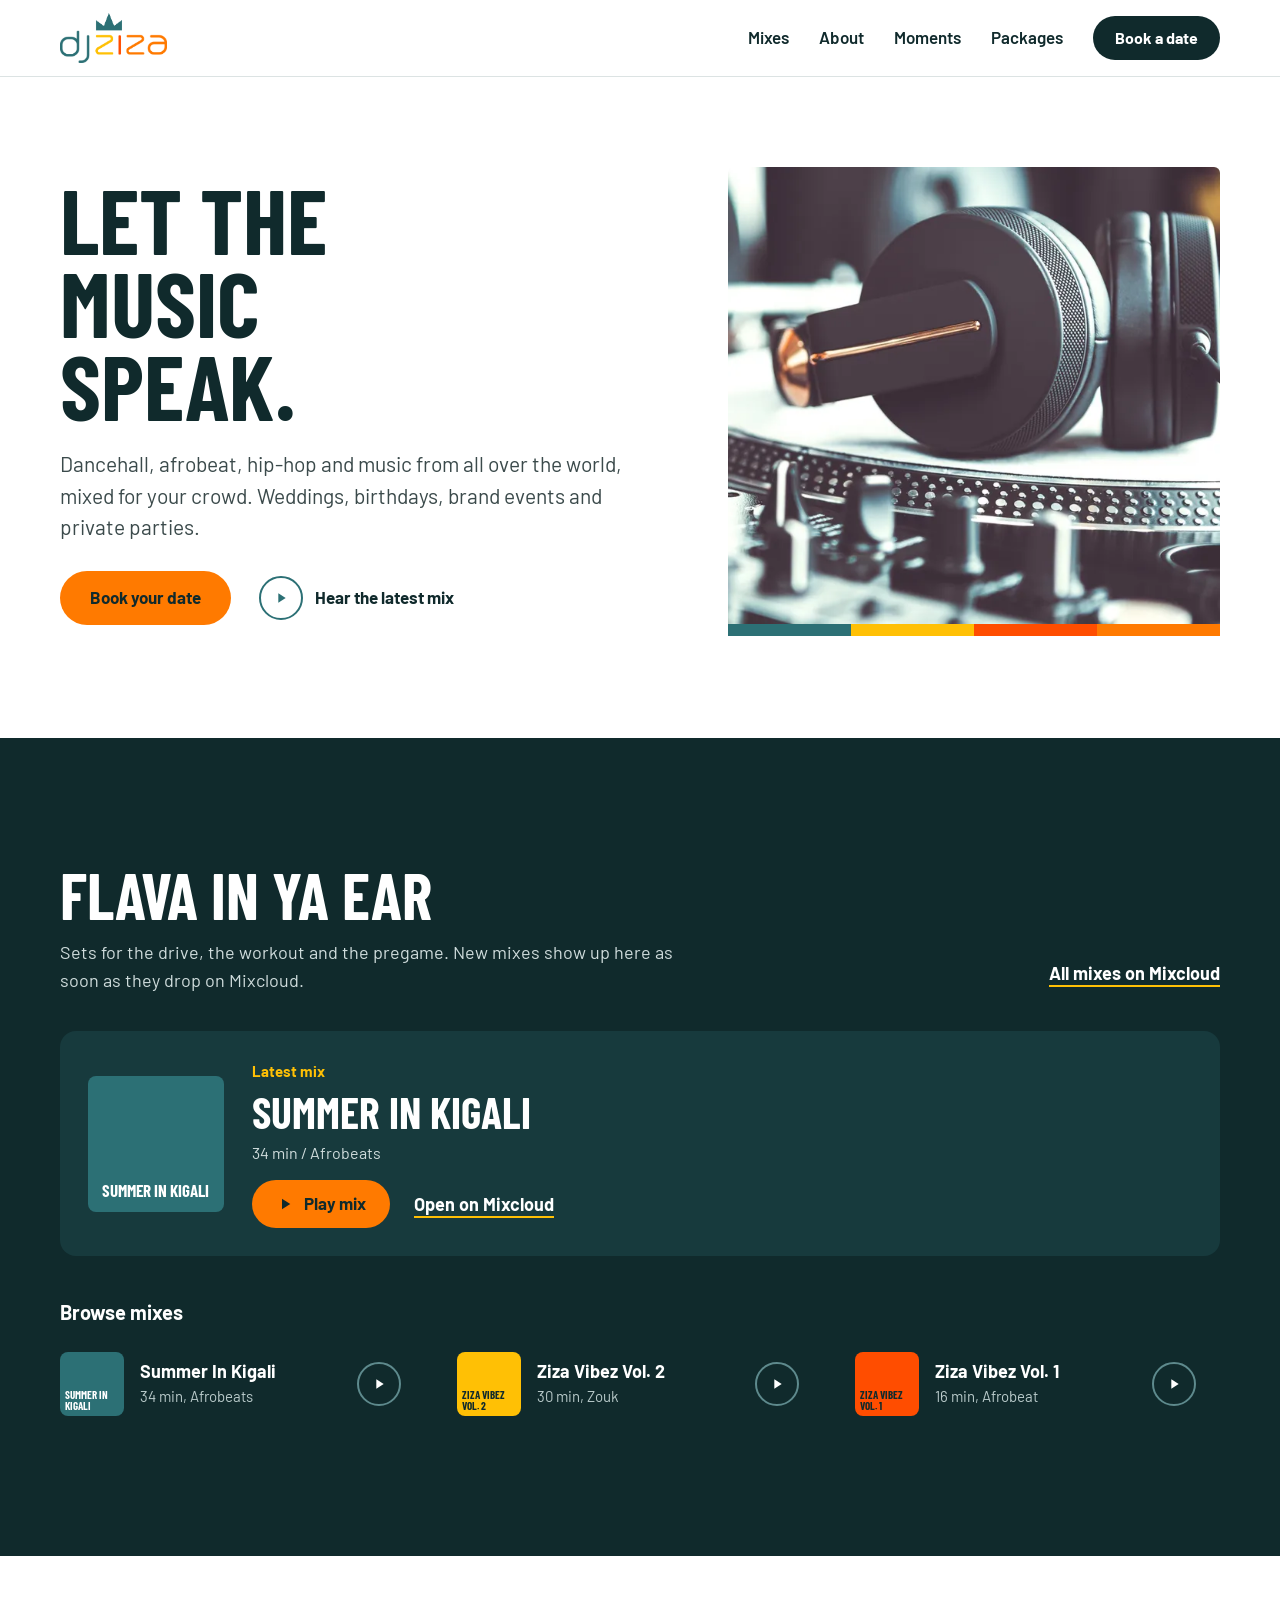
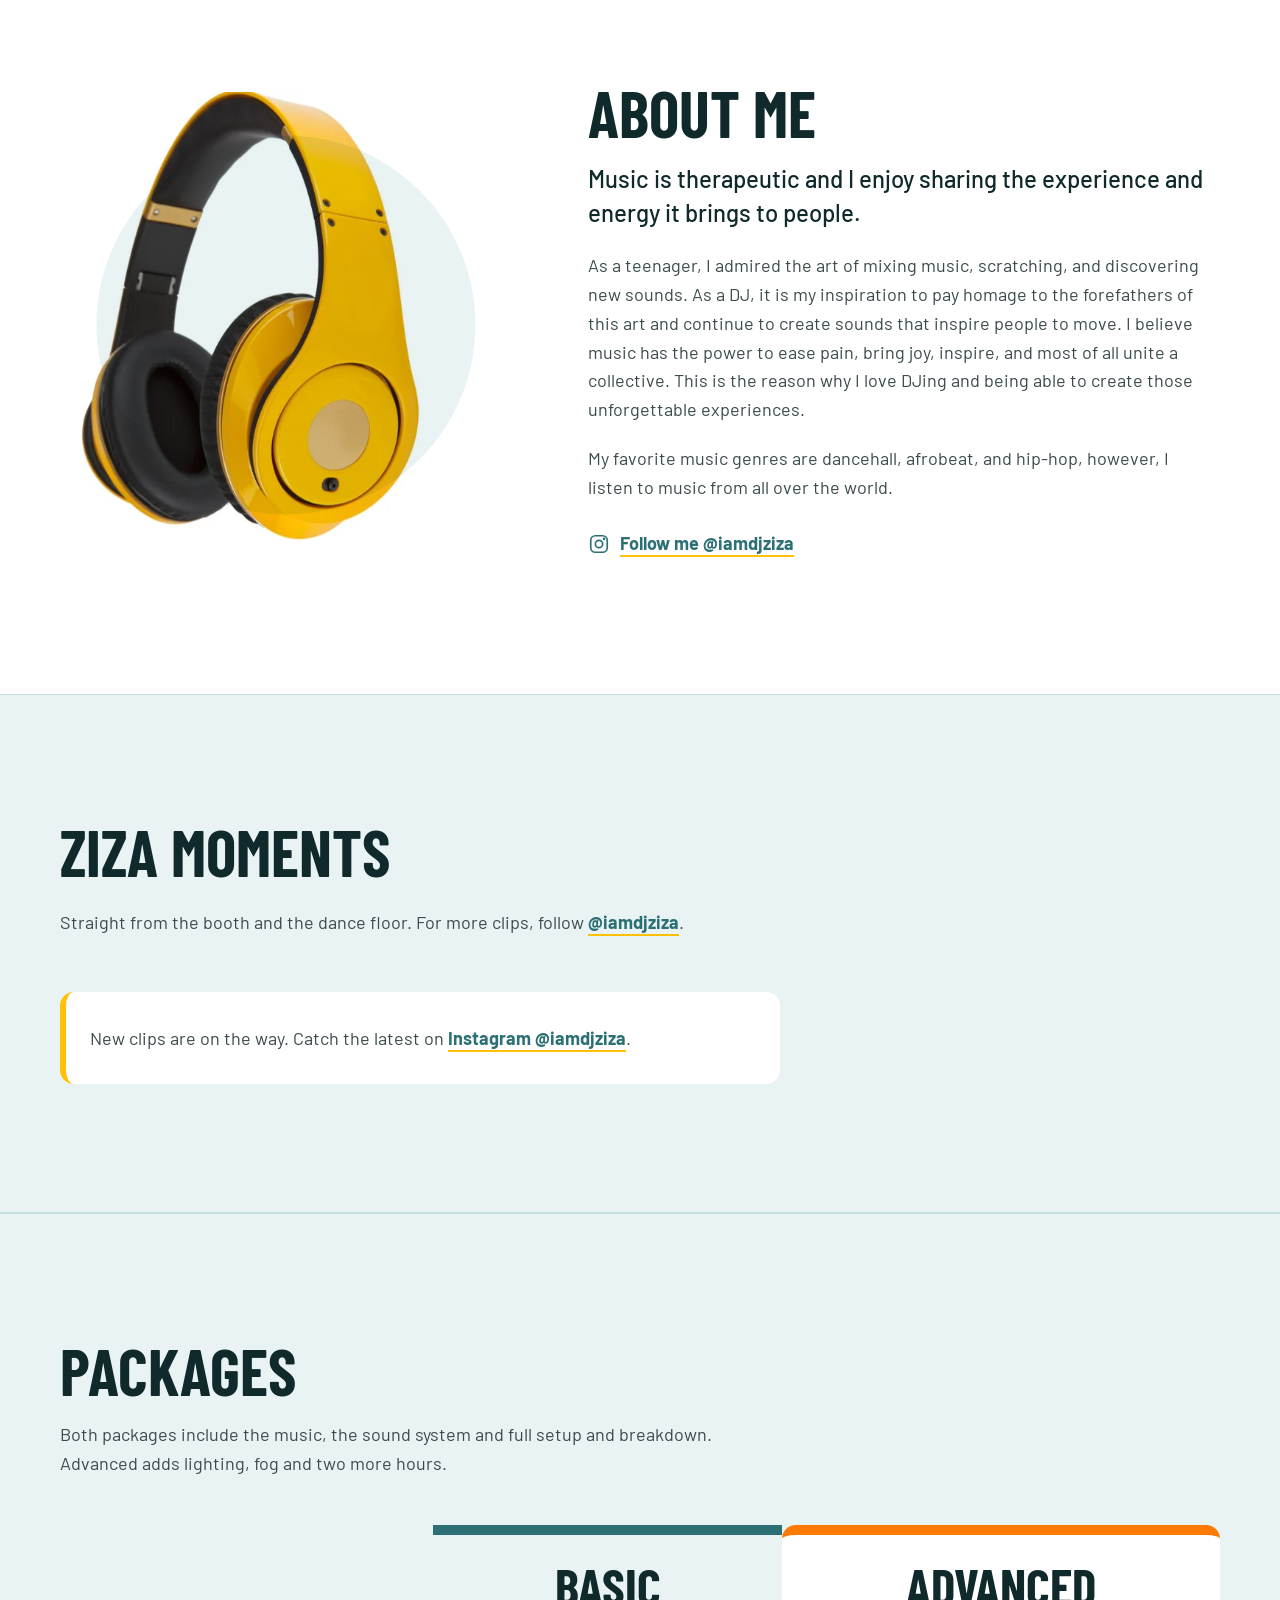
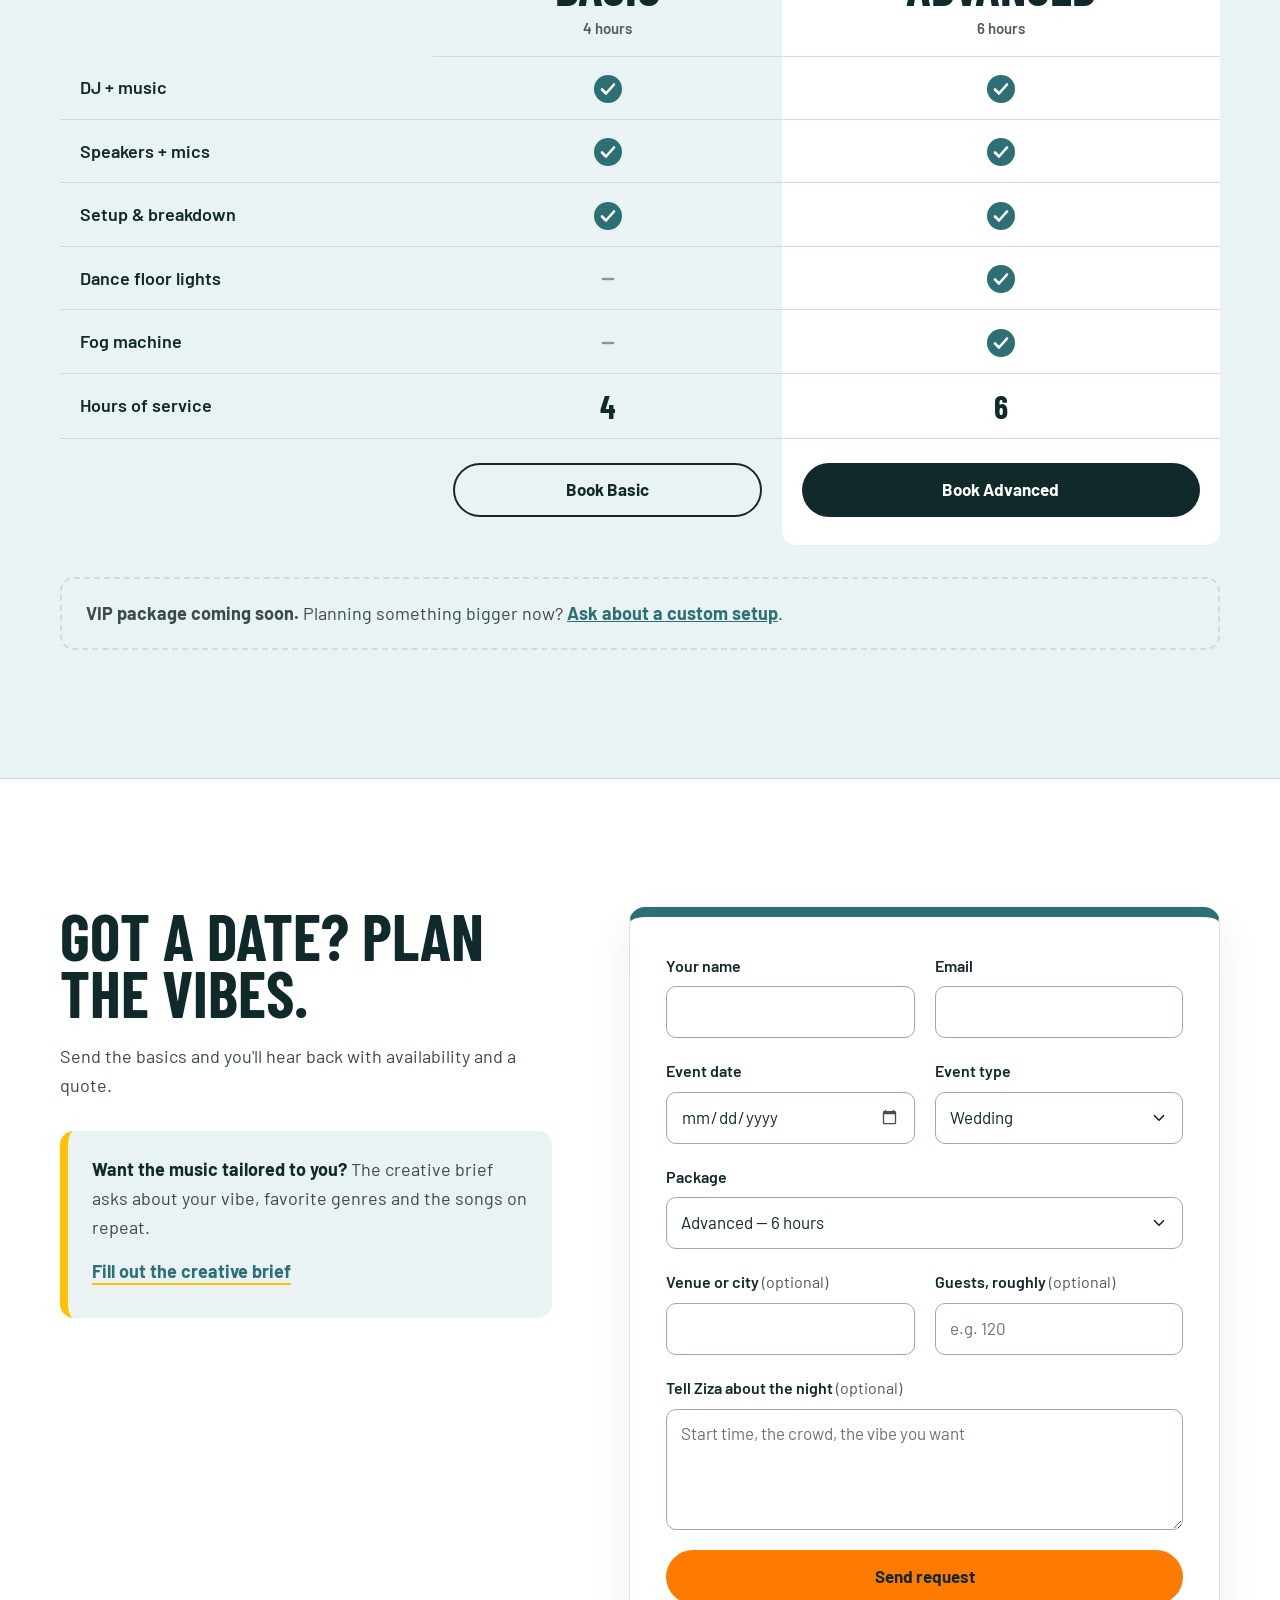
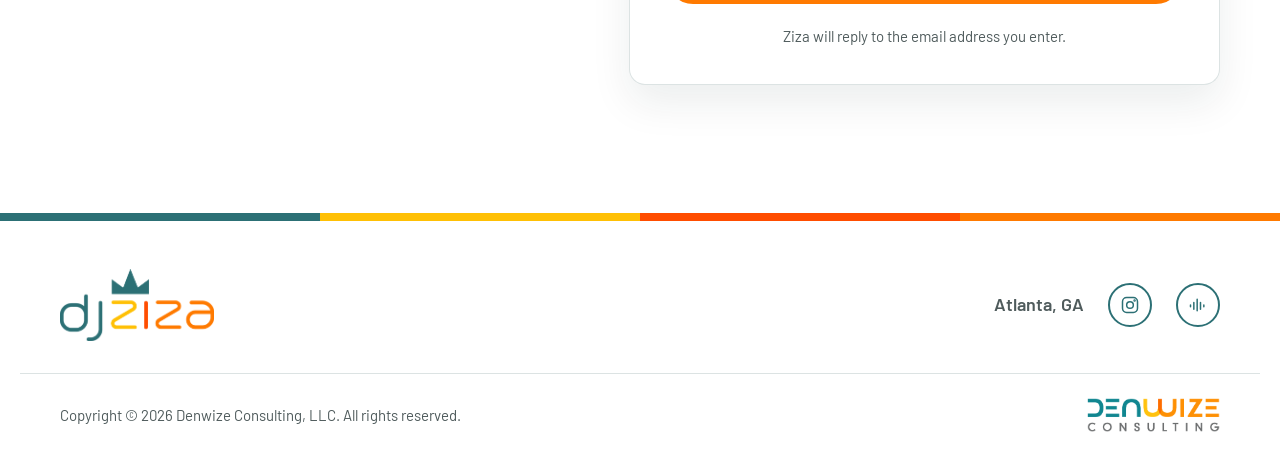
<file: index.html>
<!doctype html>
<html lang="en">
<head>
  <meta charset="utf-8">
  <meta name="viewport" content="width=device-width, initial-scale=1">
  <title>DJ Ziza — Atlanta Open-Format DJ</title>
  <meta name="description" content="DJ Ziza is an Atlanta open-format DJ for weddings, birthdays, brand events and private parties: dancehall, afrobeat, hip-hop and music from all over the world. Compare packages and book your date.">
  <link rel="canonical" href="https://www.djziza.com/">
  <meta name="theme-color" content="#2C7075">
  <meta property="og:type" content="website">
  <meta property="og:url" content="https://www.djziza.com/">
  <meta property="og:title" content="DJ Ziza — Let the music speak">
  <meta property="og:description" content="Atlanta open-format DJ. Book DJ Ziza for your next event.">
  <meta property="og:image" content="https://www.djziza.com/assets/img/og-image.jpg">
  <meta property="og:image:width" content="1200">
  <meta property="og:image:height" content="630">
  <meta property="og:site_name" content="DJ Ziza">
  <meta property="og:locale" content="en_US">
  <meta name="twitter:card" content="summary_large_image">
  <meta name="twitter:title" content="DJ Ziza — Let the music speak">
  <meta name="twitter:description" content="Atlanta open-format DJ. Book DJ Ziza for your next event.">
  <meta name="twitter:image" content="https://www.djziza.com/assets/img/og-image.jpg">
  <link rel="icon" href="/favicon.ico" sizes="any">
  <link rel="icon" type="image/png" sizes="32x32" href="/favicon-32.png">
  <link rel="apple-touch-icon" href="/apple-touch-icon.png">
  <link rel="manifest" href="/site.webmanifest">
  <link rel="preconnect" href="https://fonts.googleapis.com">
  <link rel="preconnect" href="https://fonts.gstatic.com" crossorigin>
  <link rel="stylesheet" href="https://fonts.googleapis.com/css2?family=Barlow+Condensed:wght@600;700&family=Barlow:wght@400;500;600;700&display=swap">
  <link rel="stylesheet" href="/assets/css/site.css?v=20261012b">
  <script type="application/ld+json">
  {
    "@context": "https://schema.org",
    "@type": "EntertainmentBusiness",
    "name": "DJ Ziza",
    "url": "https://www.djziza.com/",
    "image": "https://www.djziza.com/assets/img/og-image.jpg",
    "logo": "https://www.djziza.com/assets/img/djziza-logo.png",
    "address": { "@type": "PostalAddress", "addressLocality": "Atlanta", "addressRegion": "GA", "addressCountry": "US" },
    "areaServed": "Atlanta, GA",
    "description": "Open-format DJ in Atlanta, GA, for weddings, birthdays, brand events and private parties.",
    "sameAs": ["https://www.instagram.com/iamdjziza/", "https://www.mixcloud.com/djziza/"],
    "parentOrganization": { "@type": "Organization", "name": "Denwize Consulting, LLC" }
  }
  </script>
</head>
<body>
  <a class="skip-link" href="#main">Skip to content</a>

  <header class="site-header">
    <div class="wrap header-inner">
      <a class="brand" href="/" aria-label="DJ Ziza home">
        <picture>
          <source srcset="/assets/img/djziza-logo.webp" type="image/webp">
          <img src="/assets/img/djziza-logo.png" alt="DJ Ziza" width="643" height="301">
        </picture>
      </a>
      <button class="nav-toggle" type="button" aria-expanded="false" aria-controls="site-nav">
        <span class="nav-toggle-bars" aria-hidden="true"></span>
        <span class="visually-hidden">Menu</span>
      </button>
      <nav id="site-nav" class="site-nav" aria-label="Main">
        <a href="#mix">Mixes</a>
        <a href="#about">About</a>
        <a href="#moments">Moments</a>
        <a href="#packages">Packages</a>
        <a class="btn btn-ink btn-sm" href="#book">Book a date</a>
      </nav>
    </div>
  </header>

  <main id="main" tabindex="-1">
    <section class="hero" aria-labelledby="hero-title">
      <div class="wrap hero-grid">
        <div class="hero-copy">
          <h1 id="hero-title" class="display hero-title">Let the music speak.</h1>
          <p class="hero-lead">Dancehall, afrobeat, hip-hop and music from all over the world, mixed for your crowd. Weddings, birthdays, brand events and private parties.</p>
          <div class="actions">
            <a class="btn btn-primary" href="#book">Book your date</a>
            <a class="play-link" href="#mix">
              <span class="play-dot" aria-hidden="true"><svg width="16" height="16" viewBox="0 0 24 24" fill="currentColor"><path d="M8 5v14l11-7z"/></svg></span>
              Hear the latest mix
            </a>
          </div>
        </div>
        <figure class="hero-photo">
          <picture>
            <source type="image/webp" srcset="/assets/img/booth-640.webp 640w, /assets/img/booth-1000.webp 1000w" sizes="(max-width: 860px) 100vw, 50vw">
            <img src="/assets/img/booth-1000.jpg" srcset="/assets/img/booth-640.jpg 640w, /assets/img/booth-1000.jpg 1000w" sizes="(max-width: 860px) 100vw, 50vw" alt="Headphones resting on a turntable in the booth" width="1000" height="928" fetchpriority="high">
          </picture>
        </figure>
      </div>
    </section>

    <section id="mix" class="section mixes" aria-labelledby="mix-title">
      <div class="wrap">
        <div class="mixes-head">
          <div class="mixes-intro">
            <h2 id="mix-title" class="display h2">Flava in ya ear</h2>
            <p>Sets for the drive, the workout and the pregame. New mixes show up here as soon as they drop on Mixcloud.</p>
          </div>
          <a class="text-link text-link-light" href="https://www.mixcloud.com/djziza/" rel="noopener" target="_blank">All mixes on Mixcloud</a>
        </div>

        <p class="visually-hidden" id="mix-status" aria-live="polite"></p>
        <article class="mix-featured" id="mix-featured" aria-label="Featured mix">
          <div class="mix-cover" data-role="cover">
            <span class="mix-tile tile-0">Summer In Kigali</span>
          </div>
          <div class="mix-info">
            <p class="mix-label" data-role="label">Latest mix</p>
            <h3 class="display mix-name" data-role="name">Summer In Kigali</h3>
            <p class="mix-meta" data-role="meta"></p>
            <div class="mix-actions">
              <button class="btn btn-primary" type="button" data-role="play" data-key="/djziza/summer-in-kigali/">
                <svg width="18" height="18" viewBox="0 0 24 24" fill="currentColor" aria-hidden="true"><path d="M8 5v14l11-7z"/></svg>
                Play mix
              </button>
              <a class="text-link text-link-light" data-role="link" href="https://www.mixcloud.com/djziza/summer-in-kigali/" rel="noopener" target="_blank">Open on Mixcloud</a>
            </div>
          </div>
          <div class="mix-player" data-role="player" hidden></div>
        </article>

        <div class="mix-more" id="mix-more" hidden>
          <h3 class="mix-more-title">Browse mixes</h3>
          <ul class="mix-grid" id="mix-list"></ul>
        </div>
      </div>
    </section>

    <section id="about" class="section about" aria-labelledby="about-title">
      <div class="wrap about-grid">
        <div class="about-art">
          <picture>
            <source srcset="/assets/img/headphones.webp" type="image/webp">
            <img src="/assets/img/headphones.jpg" alt="" width="516" height="633" loading="lazy">
          </picture>
        </div>
        <div class="about-copy">
          <h2 id="about-title" class="display h2">About me</h2>
          <p class="lead">Music is therapeutic and I enjoy sharing the experience and energy it brings to people.</p>
          <p>As a teenager, I admired the art of mixing music, scratching, and discovering new sounds. As a DJ, it is my inspiration to pay homage to the forefathers of this art and continue to create sounds that inspire people to move. I believe music has the power to ease pain, bring joy, inspire, and most of all unite a collective. This is the reason why I love DJing and being able to create those unforgettable experiences.</p>
          <p>My favorite music genres are dancehall, afrobeat, and hip-hop, however, I listen to music from all over the world.</p>
          <a class="text-link" href="https://www.instagram.com/iamdjziza/" rel="noopener" target="_blank">
            <svg width="22" height="22" viewBox="0 0 24 24" fill="none" stroke="currentColor" stroke-width="1.8" stroke-linecap="round" stroke-linejoin="round" aria-hidden="true"><rect x="3" y="3" width="18" height="18" rx="5"/><circle cx="12" cy="12" r="4"/><circle cx="17.5" cy="6.5" r="0.6"/></svg>
            Follow me @iamdjziza
          </a>
        </div>
      </div>
    </section>

    <section id="moments" class="section moments" aria-labelledby="moments-title">
      <div class="wrap">
        <div class="section-intro">
          <h2 id="moments-title" class="display h2">Ziza moments</h2>
          <p>Straight from the booth and the dance floor. For more clips, follow <a class="text-link" href="https://www.instagram.com/iamdjziza/" rel="noopener" target="_blank">@iamdjziza</a>.</p>
        </div>
        <ul class="moments-grid is-single" id="moments-grid">
          <li class="moments-note">Loading event clips…</li>
        </ul>
      </div>
    </section>

    <section id="packages" class="section packages" aria-labelledby="packages-title">
      <div class="wrap">
        <div class="section-intro">
          <h2 id="packages-title" class="display h2">Packages</h2>
          <p>Both packages include the music, the sound system and full setup and breakdown. Advanced adds lighting, fog and two more hours.</p>
        </div>

        <div class="compare-scroll">
          <table class="compare">
            <caption class="visually-hidden">What's included in each package</caption>
            <colgroup><col><col><col class="col-featured"></colgroup>
            <thead>
              <tr>
                <td></td>
                <th scope="col"><span class="display plan">Basic</span><span class="plan-hours">4 hours</span></th>
                <th scope="col" class="featured"><span class="display plan">Advanced</span><span class="plan-hours">6 hours</span></th>
              </tr>
            </thead>
            <tbody>
              <tr><th scope="row">DJ + music</th><td><span class="yes" role="img" aria-label="Included"></span></td><td class="featured"><span class="yes" role="img" aria-label="Included"></span></td></tr>
              <tr><th scope="row">Speakers + mics</th><td><span class="yes" role="img" aria-label="Included"></span></td><td class="featured"><span class="yes" role="img" aria-label="Included"></span></td></tr>
              <tr><th scope="row">Setup &amp; breakdown</th><td><span class="yes" role="img" aria-label="Included"></span></td><td class="featured"><span class="yes" role="img" aria-label="Included"></span></td></tr>
              <tr><th scope="row">Dance floor lights</th><td><span class="no" role="img" aria-label="Not included"></span></td><td class="featured"><span class="yes" role="img" aria-label="Included"></span></td></tr>
              <tr><th scope="row">Fog machine</th><td><span class="no" role="img" aria-label="Not included"></span></td><td class="featured"><span class="yes" role="img" aria-label="Included"></span></td></tr>
              <tr><th scope="row">Hours of service</th><td class="hours">4</td><td class="featured hours">6</td></tr>
            </tbody>
            <tfoot>
              <tr>
                <td></td>
                <td><a class="btn btn-outline btn-block" href="#book" data-package="basic">Book Basic</a></td>
                <td class="featured"><a class="btn btn-ink btn-block" href="#book" data-package="advanced">Book Advanced</a></td>
              </tr>
            </tfoot>
          </table>
        </div>

        <p class="vip-note"><strong>VIP package coming soon.</strong> Planning something bigger now? <a href="#book" data-package="custom">Ask about a custom setup</a>.</p>
      </div>
    </section>

    <section id="book" class="section book" aria-labelledby="book-title">
      <div class="wrap book-grid">
        <div class="book-copy">
          <h2 id="book-title" class="display h2">Got a date? Plan the vibes.</h2>
          <p>Send the basics and you'll hear back with availability and a quote.</p>
          <div class="brief-callout">
            <p><strong>Want the music tailored to you?</strong> The creative brief asks about your vibe, favorite genres and the songs on repeat.</p>
            <a class="text-link" href="/creative-brief.html">Fill out the creative brief</a>
          </div>
        </div>

        <form id="booking-form" class="card-form" novalidate>
          <div class="form-done" tabindex="-1" hidden aria-live="polite"></div>
          <div class="field-row">
            <div class="field">
              <label for="f-name">Your name</label>
              <input id="f-name" name="name" type="text" autocomplete="name" maxlength="120" required>
            </div>
            <div class="field">
              <label for="f-email">Email</label>
              <input id="f-email" name="email" type="email" autocomplete="email" maxlength="200" required>
            </div>
          </div>
          <div class="field-row">
            <div class="field">
              <label for="f-date">Event date</label>
              <input id="f-date" name="date" type="date" required>
            </div>
            <div class="field">
              <label for="f-type">Event type</label>
              <select id="f-type" name="type">
                <option>Wedding</option>
                <option>Birthday</option>
                <option>Corporate / brand event</option>
                <option>Private party</option>
                <option>Other</option>
              </select>
            </div>
          </div>
          <div class="field">
            <label for="f-package">Package</label>
            <select id="f-package" name="package">
              <option value="basic">Basic — 4 hours</option>
              <option value="advanced" selected>Advanced — 6 hours</option>
              <option value="custom">Custom / not sure yet</option>
            </select>
          </div>
          <div class="field-row">
            <div class="field">
              <label for="f-venue">Venue or city <span class="optional">(optional)</span></label>
              <input id="f-venue" name="venue" type="text" autocomplete="off" maxlength="120">
            </div>
            <div class="field">
              <label for="f-guests">Guests, roughly <span class="optional">(optional)</span></label>
              <input id="f-guests" name="guests" type="text" inputmode="numeric" maxlength="20" placeholder="e.g. 120">
            </div>
          </div>
          <div class="field">
            <label for="f-details">Tell Ziza about the night <span class="optional">(optional)</span></label>
            <textarea id="f-details" name="details" rows="4" maxlength="4000" placeholder="Start time, the crowd, the vibe you want"></textarea>
          </div>
          <div class="hp" aria-hidden="true">
            <label for="f-company">Company</label>
            <input id="f-company" name="company" type="text" tabindex="-1" autocomplete="off">
          </div>
          <noscript><p class="form-error">This form needs JavaScript. You can email <a href="mailto:djziza@denwize.com">djziza@denwize.com</a> instead.</p></noscript>
          <p class="form-error" role="alert" hidden></p>
          <button class="btn btn-primary btn-block" type="submit">Send request</button>
          <p class="small center form-hint">Ziza will reply to the email address you enter.</p>
        </form>
      </div>
    </section>
  </main>

  <footer class="site-footer">
    <div class="stripe" aria-hidden="true"><span></span><span></span><span></span><span></span></div>
    <div class="wrap footer-top">
      <img class="footer-logo" src="/assets/img/djziza-logo.png" alt="DJ Ziza" width="643" height="301" loading="lazy">
      <div class="footer-contact">
        <span>Atlanta, GA</span>
        <a class="icon-link" href="https://www.instagram.com/iamdjziza/" rel="noopener" target="_blank" aria-label="DJ Ziza on Instagram"><svg width="20" height="20" viewBox="0 0 24 24" fill="none" stroke="currentColor" stroke-width="1.8" stroke-linecap="round" stroke-linejoin="round" aria-hidden="true"><rect x="3" y="3" width="18" height="18" rx="5"/><circle cx="12" cy="12" r="4"/><circle cx="17.5" cy="6.5" r="0.6"/></svg></a>
        <a class="icon-link" href="https://www.mixcloud.com/djziza/" rel="noopener" target="_blank" aria-label="DJ Ziza on Mixcloud"><svg width="20" height="20" viewBox="0 0 24 24" fill="none" stroke="currentColor" stroke-width="1.8" stroke-linecap="round" stroke-linejoin="round" aria-hidden="true"><path d="M3 14v-2M7 17V9M11 19V5M15 17V9M19 14v-2"/></svg></a>
      </div>
    </div>
    <div class="wrap footer-bottom">
      <p>Copyright © <span class="year">2026</span> Denwize Consulting, LLC. All rights reserved.</p>
      <img class="denwize-logo" src="/assets/img/denwize-logo.png" alt="Denwize Consulting" width="738" height="189" loading="lazy">
    </div>
  </footer>

  <script src="/assets/js/site.js?v=20261012c" defer></script>
</body>
</html>
</file>
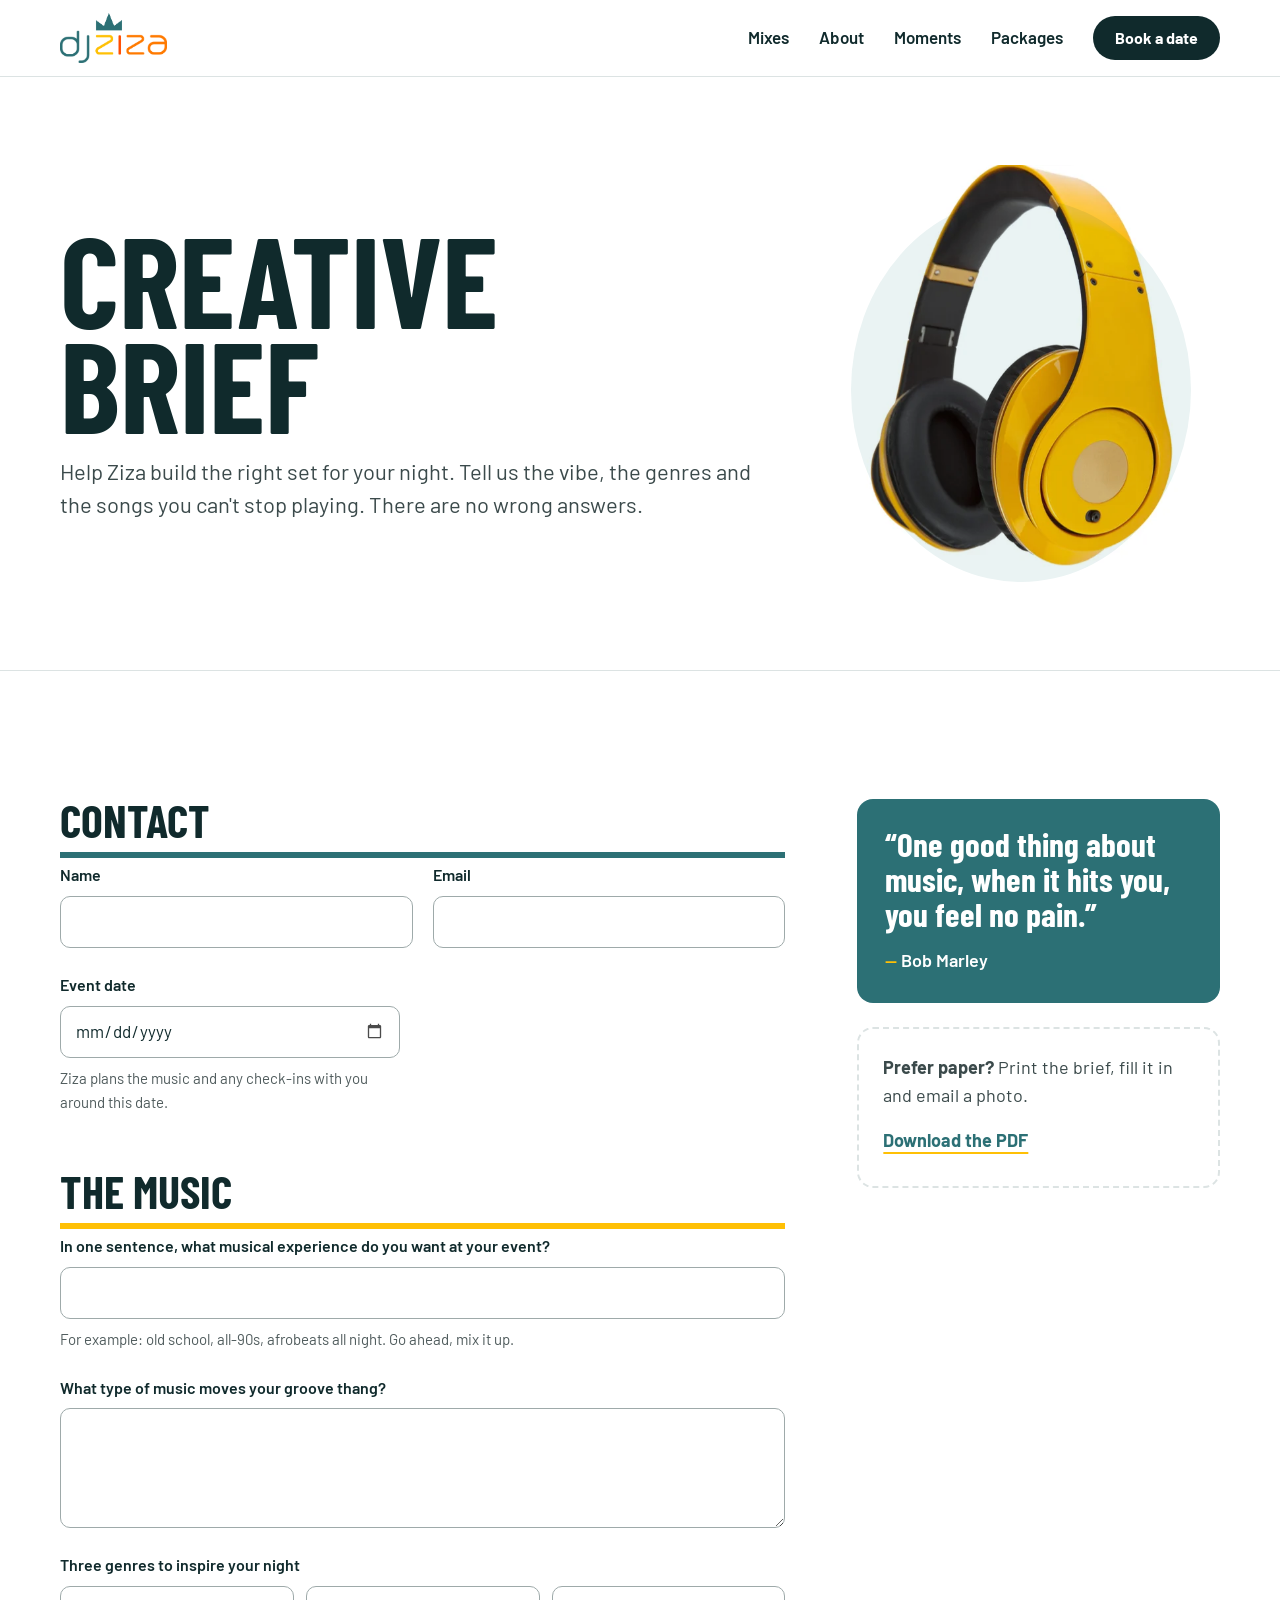
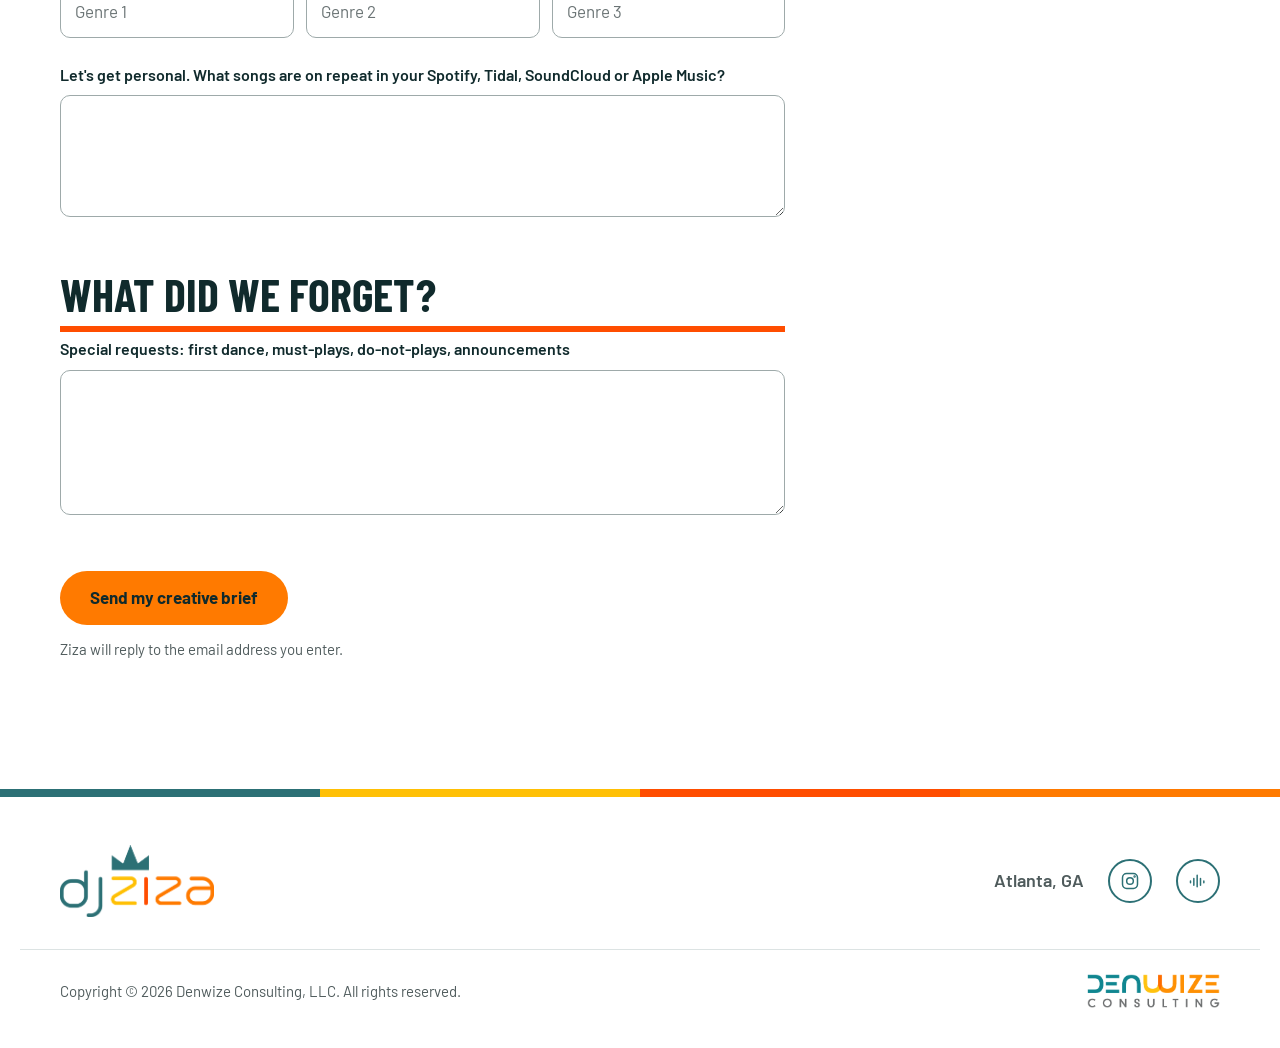
<file: creative-brief.html>
<!doctype html>
<html lang="en">
<head>
  <meta charset="utf-8">
  <meta name="viewport" content="width=device-width, initial-scale=1">
  <meta name="theme-color" content="#2C7075">
  <link rel="icon" href="/favicon.ico" sizes="any">
  <link rel="icon" type="image/png" sizes="32x32" href="/favicon-32.png">
  <link rel="apple-touch-icon" href="/apple-touch-icon.png">
  <link rel="manifest" href="/site.webmanifest">
  <link rel="preconnect" href="https://fonts.googleapis.com">
  <link rel="preconnect" href="https://fonts.gstatic.com" crossorigin>
  <link rel="stylesheet" href="https://fonts.googleapis.com/css2?family=Barlow+Condensed:wght@600;700&family=Barlow:wght@400;500;600;700&display=swap">
  <link rel="stylesheet" href="/assets/css/site.css?v=20261012b">
  <title>Creative Brief — DJ Ziza</title>
  <meta name="description" content="Tell DJ Ziza about the music for your event: the vibe, your favorite genres and the songs on repeat.">
  <link rel="canonical" href="https://www.djziza.com/creative-brief.html">
  <meta property="og:type" content="website">
  <meta property="og:url" content="https://www.djziza.com/creative-brief.html">
  <meta property="og:title" content="DJ Ziza — Creative brief">
  <meta property="og:description" content="Tell DJ Ziza about the music you want at your event.">
  <meta property="og:image" content="https://www.djziza.com/assets/img/og-image.jpg">
  <meta property="og:site_name" content="DJ Ziza">
  <meta name="twitter:card" content="summary_large_image">
</head>
<body>
  <a class="skip-link" href="#main">Skip to content</a>

  <header class="site-header">
    <div class="wrap header-inner">
      <a class="brand" href="/" aria-label="DJ Ziza home">
        <picture>
          <source srcset="/assets/img/djziza-logo.webp" type="image/webp">
          <img src="/assets/img/djziza-logo.png" alt="DJ Ziza" width="643" height="301">
        </picture>
      </a>
      <button class="nav-toggle" type="button" aria-expanded="false" aria-controls="site-nav">
        <span class="nav-toggle-bars" aria-hidden="true"></span>
        <span class="visually-hidden">Menu</span>
      </button>
      <nav id="site-nav" class="site-nav" aria-label="Main">
        <a href="/#mix">Mixes</a>
        <a href="/#about">About</a>
        <a href="/#moments">Moments</a>
        <a href="/#packages">Packages</a>
        <a class="btn btn-ink btn-sm" href="/#book">Book a date</a>
      </nav>
    </div>
  </header>

  <main id="main" tabindex="-1">
    <section class="brief-hero">
      <div class="wrap brief-hero-inner">
        <div class="brief-hero-copy">
          <h1 class="display brief-title">Creative brief</h1>
          <p class="brief-lead">Help Ziza build the right set for your night. Tell us the vibe, the genres and the songs you can't stop playing. There are no wrong answers.</p>
        </div>
        <div class="brief-art">
          <picture>
            <source srcset="/assets/img/headphones.webp" type="image/webp">
            <img src="/assets/img/headphones.jpg" alt="" width="516" height="633">
          </picture>
        </div>
      </div>
    </section>

    <section class="section">
      <div class="wrap brief-layout">
        <form id="brief-form" class="brief-form" novalidate aria-label="Creative brief">
          <div class="form-done" tabindex="-1" hidden aria-live="polite"></div>
          <fieldset class="brief-group">
            <legend class="display brief-legend">Contact</legend>
            <div class="field-row">
              <div class="field">
                <label for="b-name">Name</label>
                <input id="b-name" name="name" type="text" autocomplete="name" maxlength="120" required>
              </div>
              <div class="field">
                <label for="b-email">Email</label>
                <input id="b-email" name="email" type="email" autocomplete="email" maxlength="200" required>
              </div>
            </div>
            <div class="field brief-date">
              <label for="b-date">Event date</label>
              <input id="b-date" name="date" type="date" required aria-describedby="b-date-help">
              <p class="field-help" id="b-date-help">Ziza plans the music and any check-ins with you around this date.</p>
            </div>
          </fieldset>

          <fieldset class="brief-group">
            <legend class="display brief-legend">The music</legend>
            <div class="field">
              <label for="b-experience">In one sentence, what musical experience do you want at your event?</label>
              <input id="b-experience" name="experience" type="text" maxlength="400" aria-describedby="b-experience-help">
              <p class="field-help" id="b-experience-help">For example: old school, all-90s, afrobeats all night. Go ahead, mix it up.</p>
            </div>
            <div class="field">
              <label for="b-background">What type of music moves your groove thang?</label>
              <textarea id="b-background" name="background" maxlength="2000" rows="3"></textarea>
            </div>
            <div class="field">
              <span class="field-label" id="genres-label">Three genres to inspire your night</span>
              <div class="genre-row" role="group" aria-labelledby="genres-label">
                <label class="visually-hidden" for="b-genre1">Genre 1</label>
                <input id="b-genre1" name="genre1" type="text" maxlength="60" placeholder="Genre 1">
                <label class="visually-hidden" for="b-genre2">Genre 2</label>
                <input id="b-genre2" name="genre2" type="text" maxlength="60" placeholder="Genre 2">
                <label class="visually-hidden" for="b-genre3">Genre 3</label>
                <input id="b-genre3" name="genre3" type="text" maxlength="60" placeholder="Genre 3">
              </div>
            </div>
            <div class="field">
              <label for="b-songs">Let's get personal. What songs are on repeat in your Spotify, Tidal, SoundCloud or Apple Music?</label>
              <textarea id="b-songs" name="songs" maxlength="4000" rows="4"></textarea>
            </div>
          </fieldset>

          <fieldset class="brief-group">
            <legend class="display brief-legend">What did we forget?</legend>
            <div class="field">
              <label for="b-requests">Special requests: first dance, must-plays, do-not-plays, announcements</label>
              <textarea id="b-requests" name="requests" maxlength="4000" rows="5"></textarea>
            </div>
          </fieldset>

          <div class="hp" aria-hidden="true">
            <label for="b-company">Company</label>
            <input id="b-company" name="company" type="text" tabindex="-1" autocomplete="off">
          </div>
          <div class="brief-submit">
            <noscript><p class="form-error">This form needs JavaScript. You can email <a href="mailto:djziza@denwize.com">djziza@denwize.com</a> instead.</p></noscript>
            <p class="form-error" role="alert" hidden></p>
            <button class="btn btn-primary" type="submit">Send my creative brief</button>
            <p class="small form-hint">Ziza will reply to the email address you enter.</p>
          </div>
        </form>

        <aside class="brief-aside">
          <blockquote class="brief-quote">
            <p>“One good thing about music, when it hits you, you feel no pain.”</p>
            <footer>Bob Marley</footer>
          </blockquote>
          <div class="brief-pdf">
            <p><strong>Prefer paper?</strong> Print the brief, fill it in and email a photo.</p>
            <a class="text-link" href="/assets/docs/djziza-creative-brief.pdf" download>Download the PDF</a>
          </div>
        </aside>
      </div>
    </section>
  </main>

  <footer class="site-footer">
    <div class="stripe" aria-hidden="true"><span></span><span></span><span></span><span></span></div>
    <div class="wrap footer-top">
      <img class="footer-logo" src="/assets/img/djziza-logo.png" alt="DJ Ziza" width="643" height="301" loading="lazy">
      <div class="footer-contact">
        <span>Atlanta, GA</span>
        <a class="icon-link" href="https://www.instagram.com/iamdjziza/" rel="noopener" target="_blank" aria-label="DJ Ziza on Instagram"><svg width="20" height="20" viewBox="0 0 24 24" fill="none" stroke="currentColor" stroke-width="1.8" stroke-linecap="round" stroke-linejoin="round" aria-hidden="true"><rect x="3" y="3" width="18" height="18" rx="5"/><circle cx="12" cy="12" r="4"/><circle cx="17.5" cy="6.5" r="0.6"/></svg></a>
        <a class="icon-link" href="https://www.mixcloud.com/djziza/" rel="noopener" target="_blank" aria-label="DJ Ziza on Mixcloud"><svg width="20" height="20" viewBox="0 0 24 24" fill="none" stroke="currentColor" stroke-width="1.8" stroke-linecap="round" stroke-linejoin="round" aria-hidden="true"><path d="M3 14v-2M7 17V9M11 19V5M15 17V9M19 14v-2"/></svg></a>
      </div>
    </div>
    <div class="wrap footer-bottom">
      <p>Copyright © <span class="year">2026</span> Denwize Consulting, LLC. All rights reserved.</p>
      <img class="denwize-logo" src="/assets/img/denwize-logo.png" alt="Denwize Consulting" width="738" height="189" loading="lazy">
    </div>
  </footer>

  <script src="/assets/js/site.js?v=20261012c" defer></script>
</body>
</html>
</file>
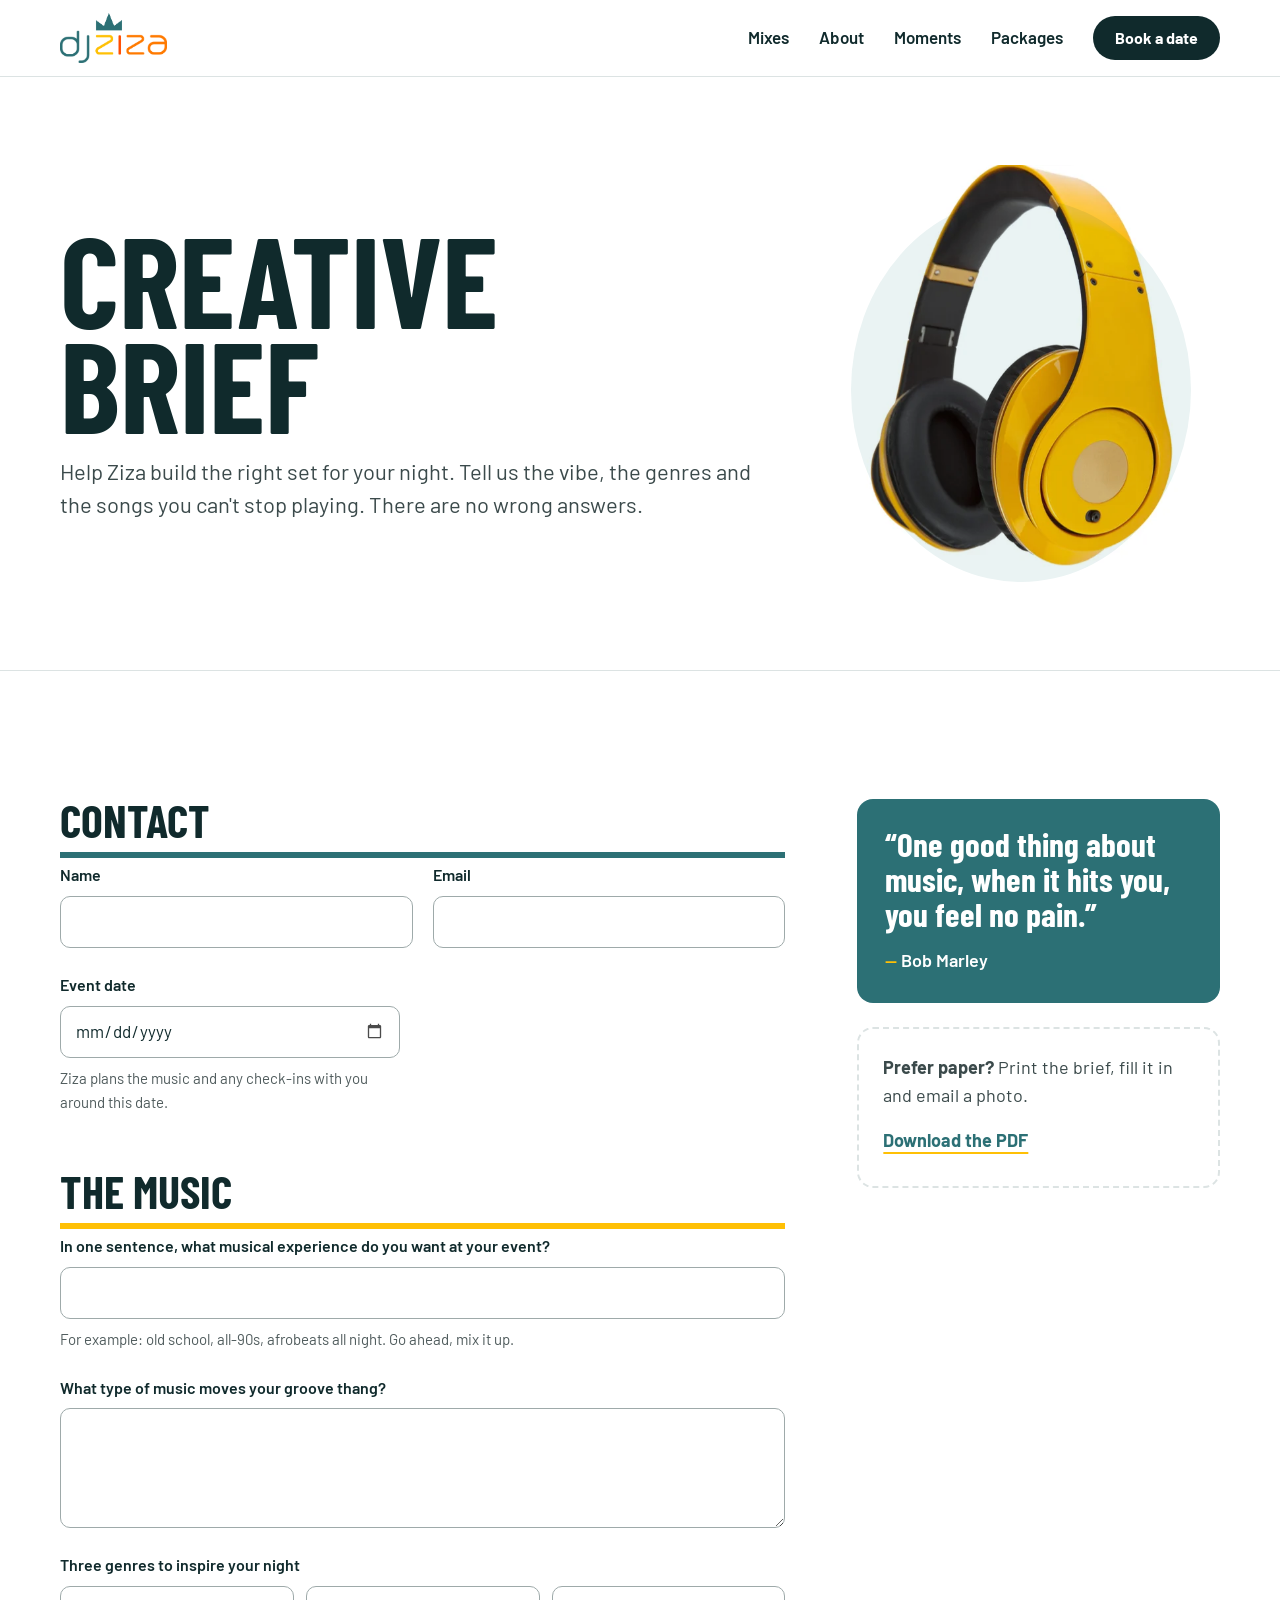
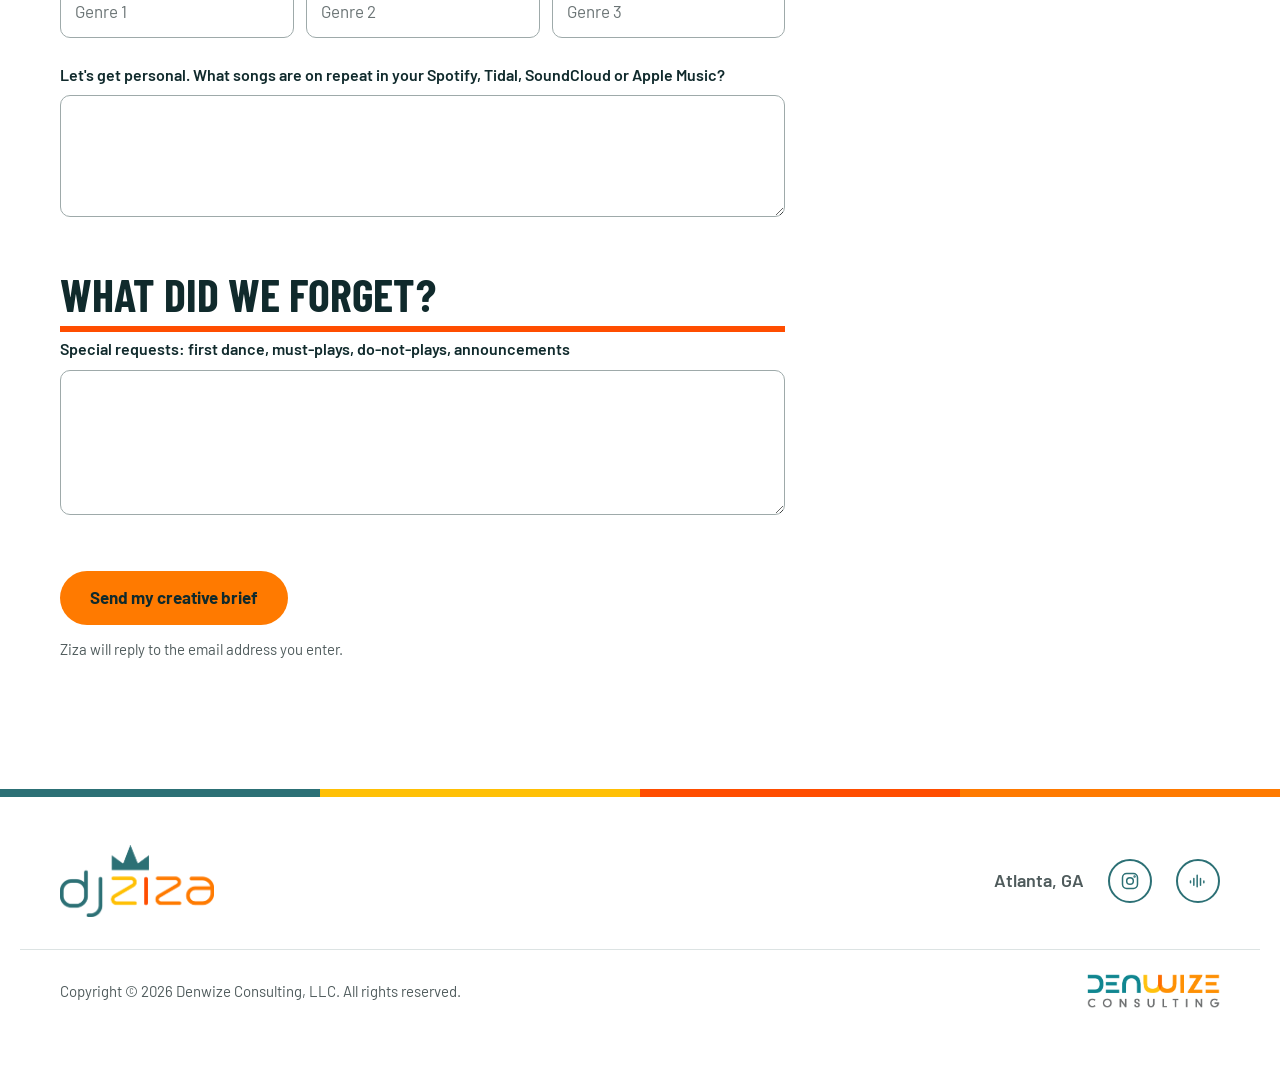
<file: CREATIVE_BRIEF.html>
<!doctype html>
<html lang="en">
<head>
  <meta charset="utf-8">
  <title>DJ Ziza</title>
  <meta name="robots" content="noindex">
  <link rel="canonical" href="https://www.djziza.com/creative-brief.html">
  <meta http-equiv="refresh" content="0; url=/creative-brief.html">
</head>
<body>
  <p>This page has moved. <a href="/creative-brief.html">Continue to DJ Ziza</a>.</p>
</body>
</html>
</file>
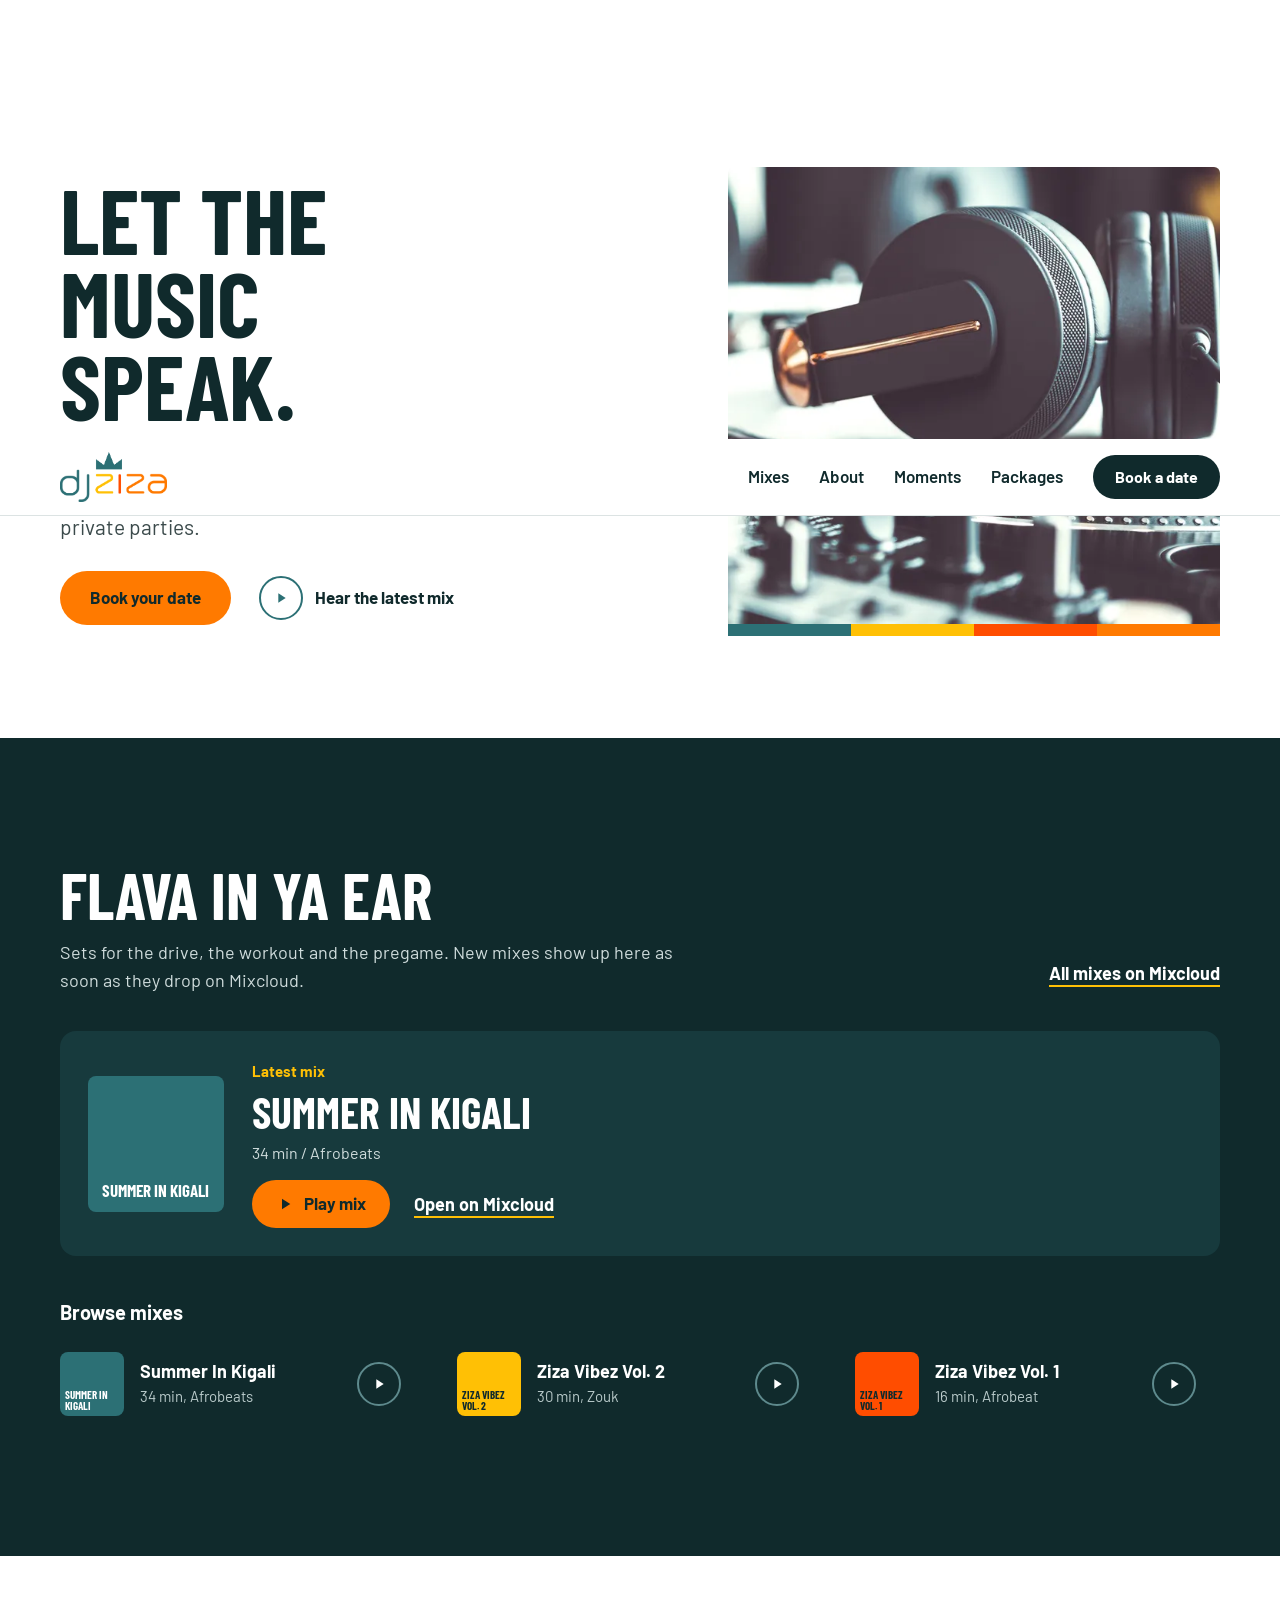
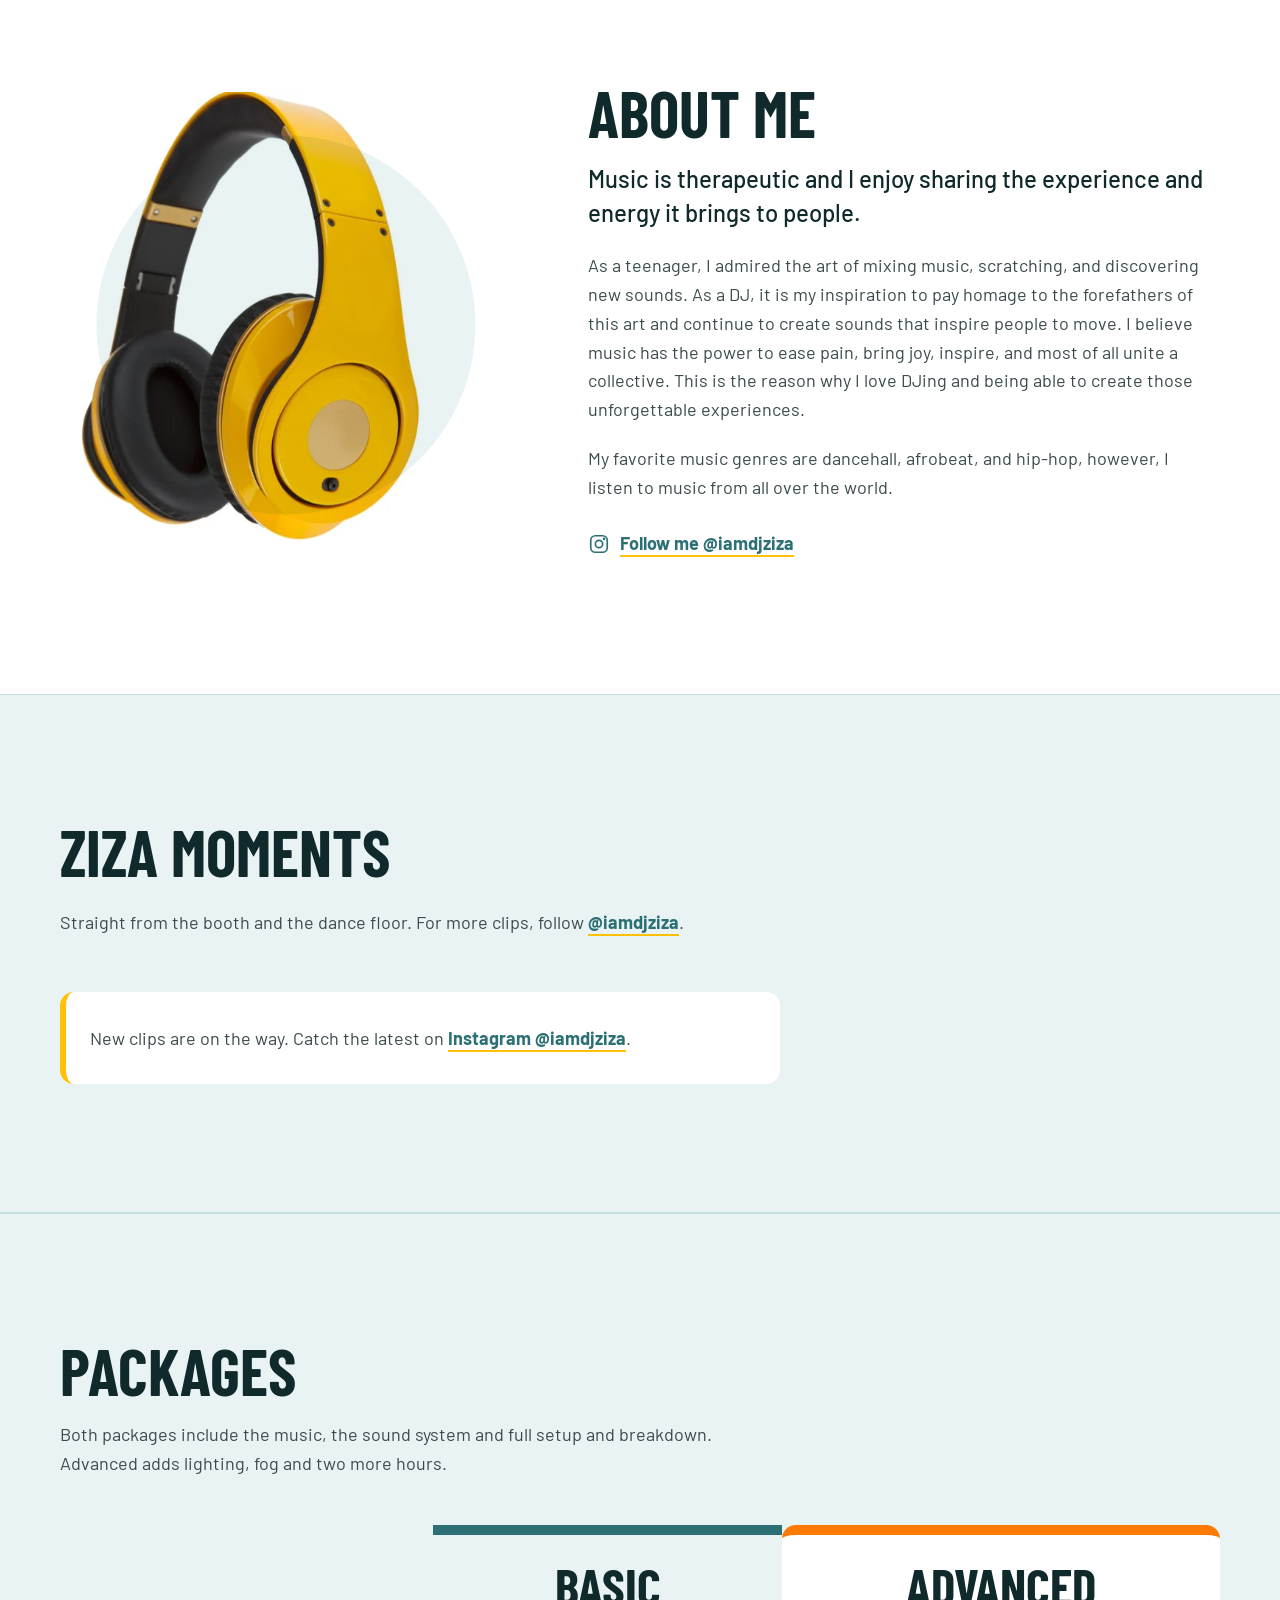
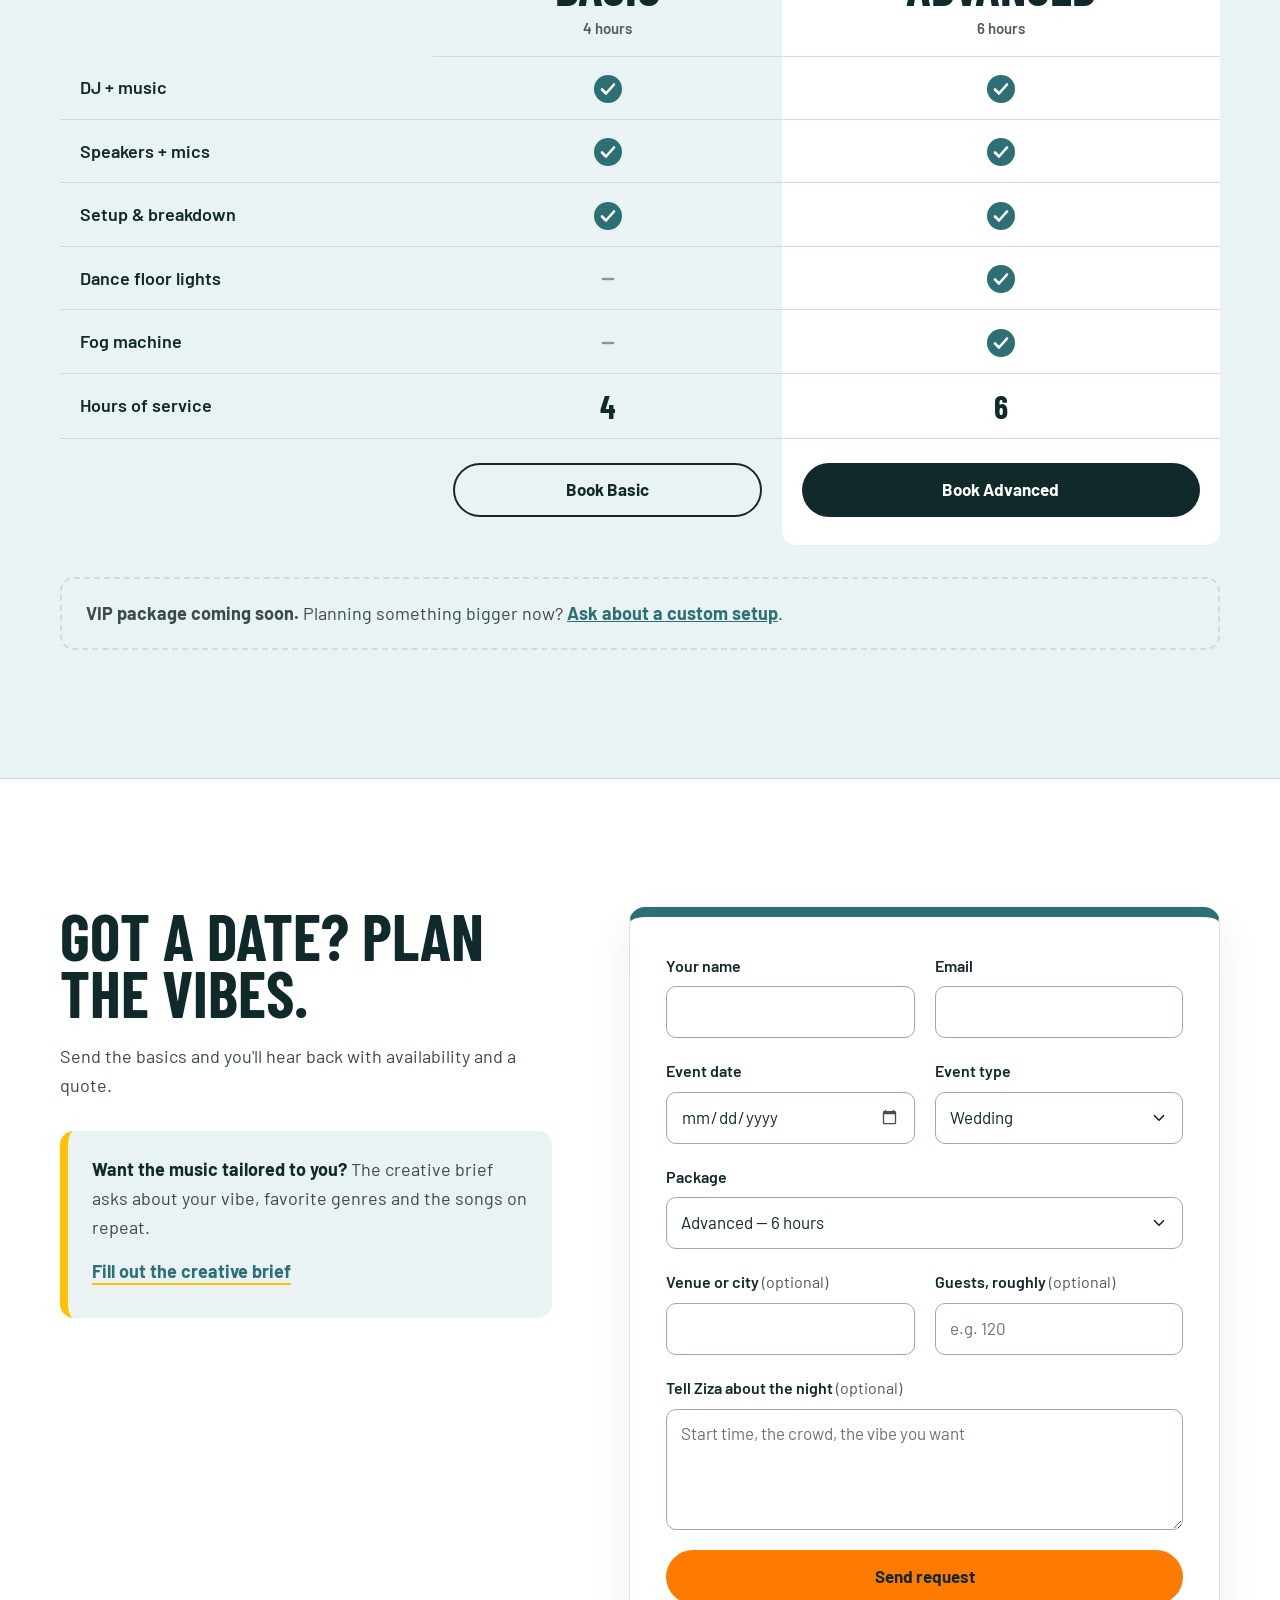
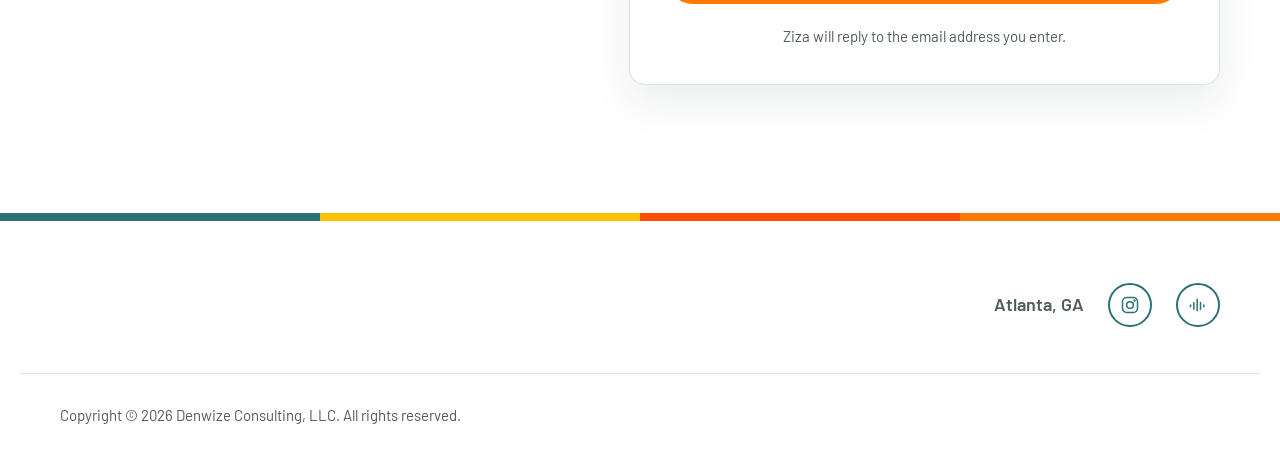
<file: events.html>
<!doctype html>
<html lang="en">
<head>
  <meta charset="utf-8">
  <title>DJ Ziza</title>
  <meta name="robots" content="noindex">
  <link rel="canonical" href="https://www.djziza.com/#moments">
  <meta http-equiv="refresh" content="0; url=/#moments">
</head>
<body>
  <p>This page has moved. <a href="/#moments">Continue to DJ Ziza</a>.</p>
</body>
</html>
</file>
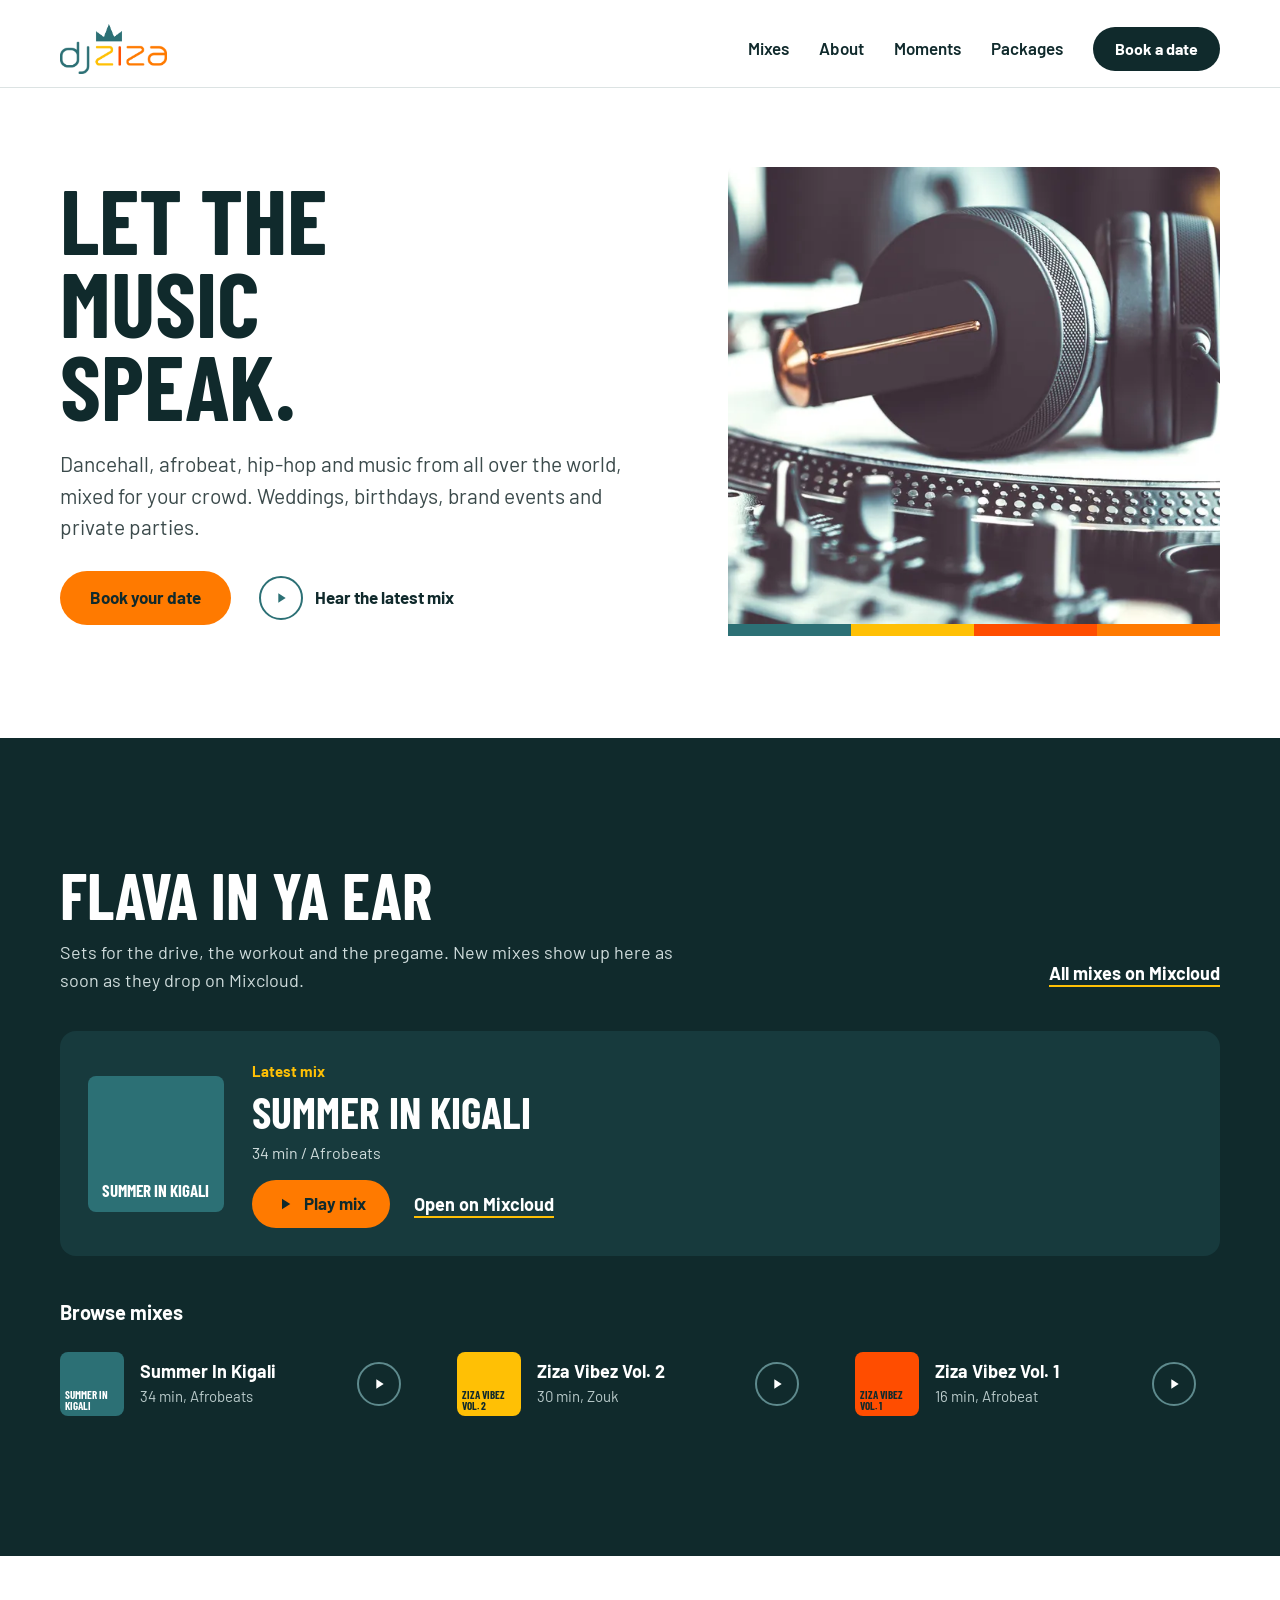
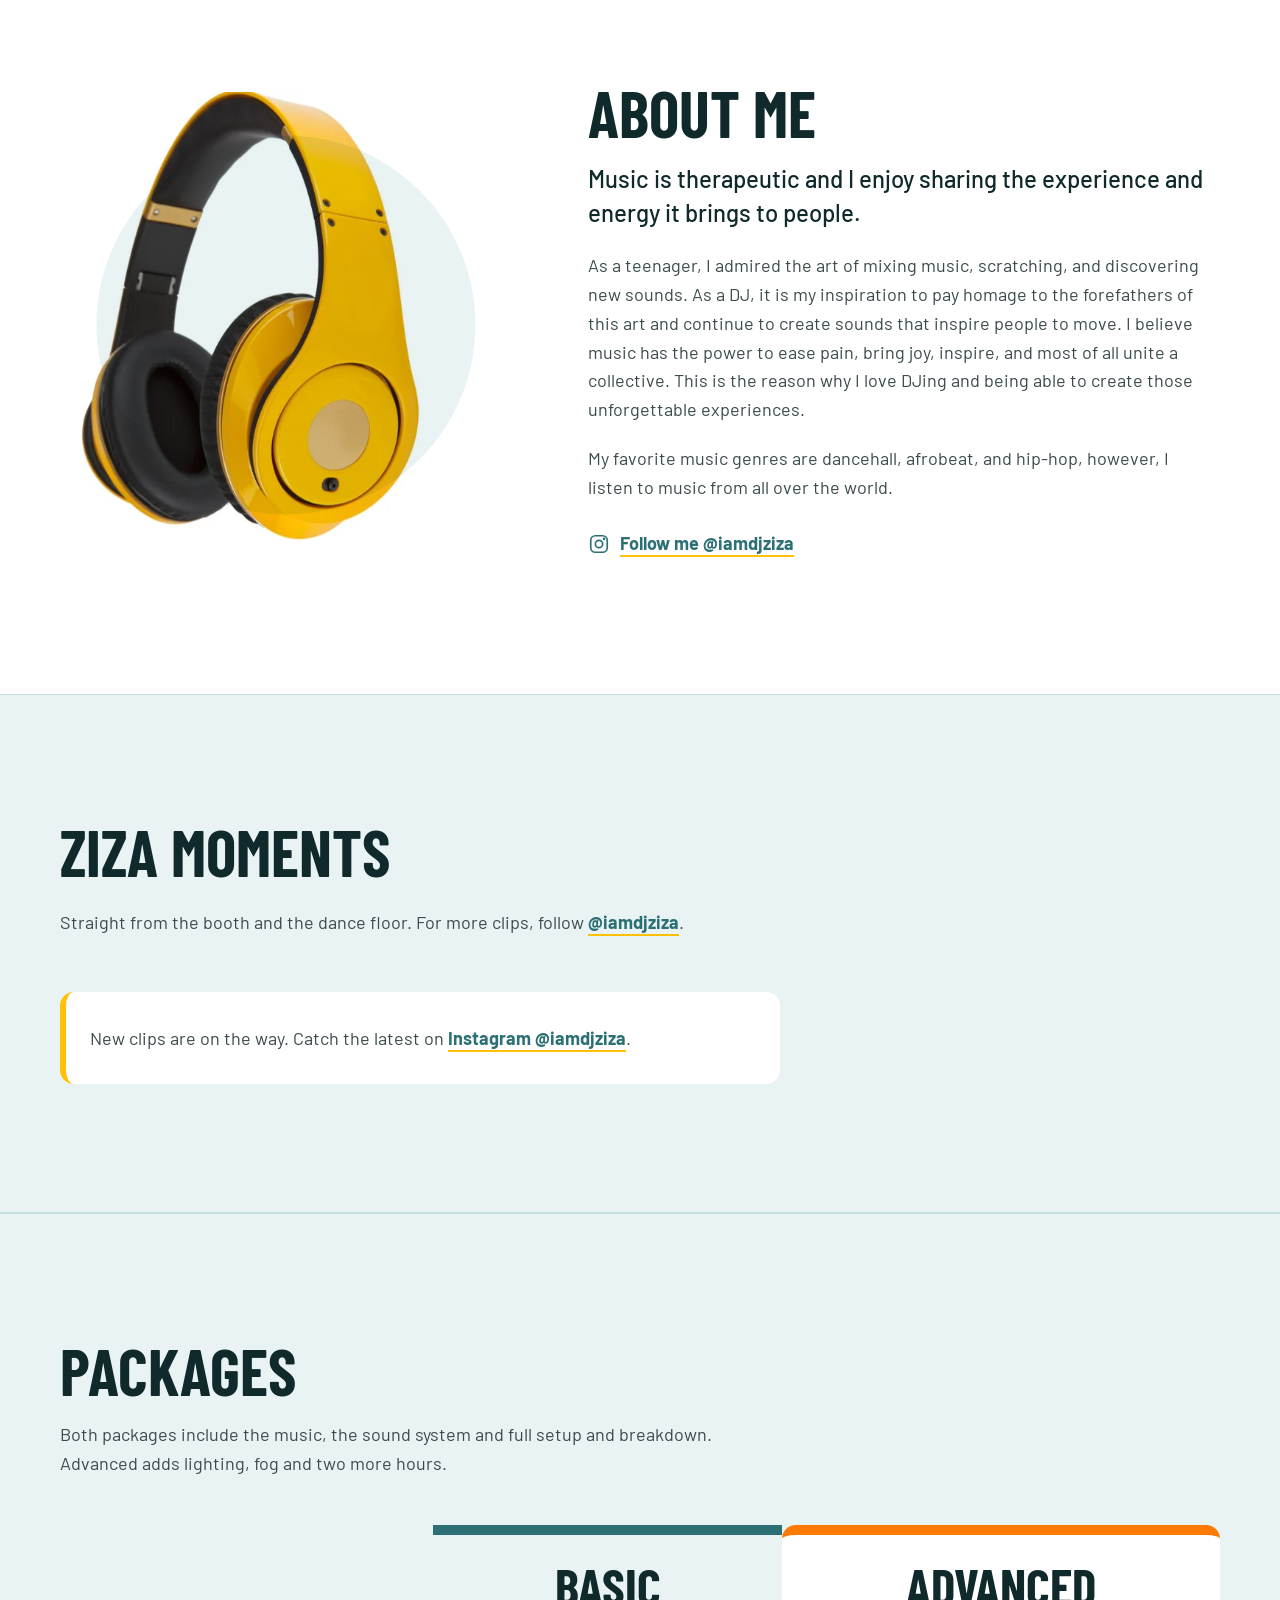
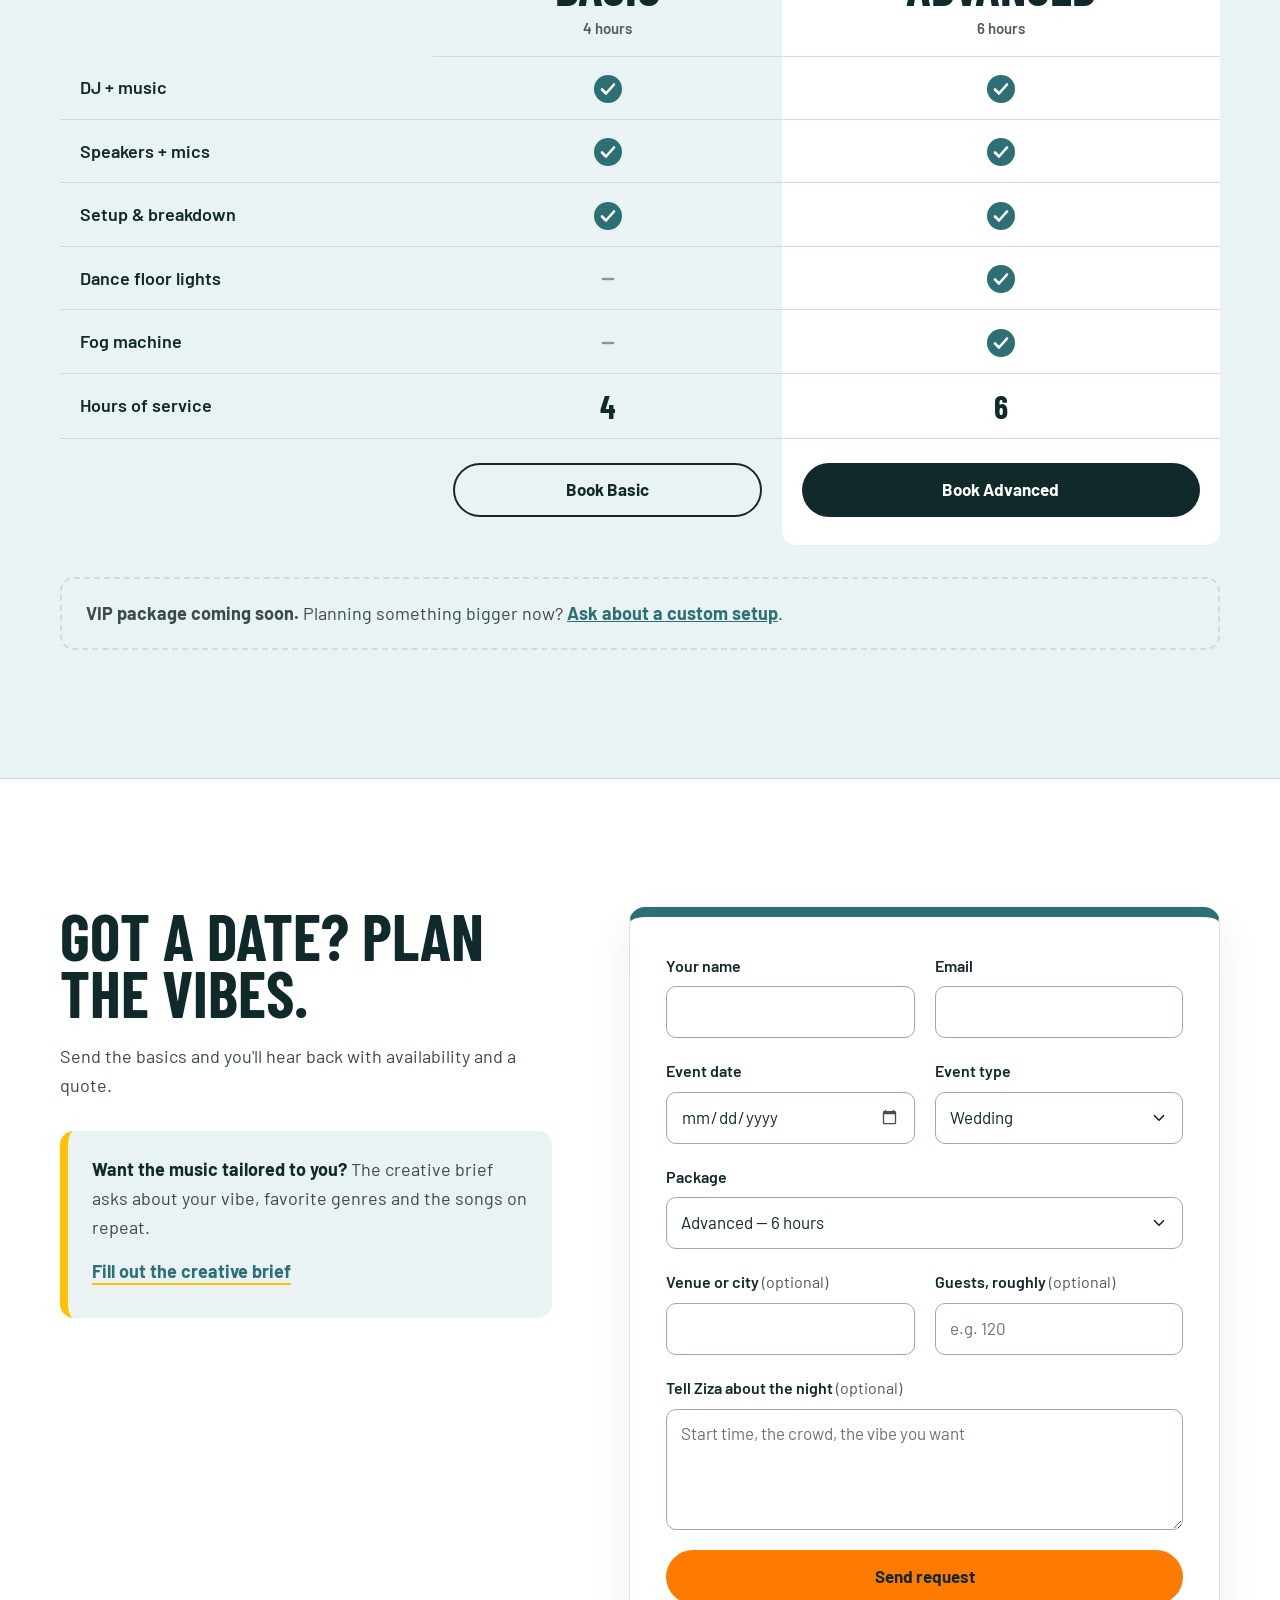
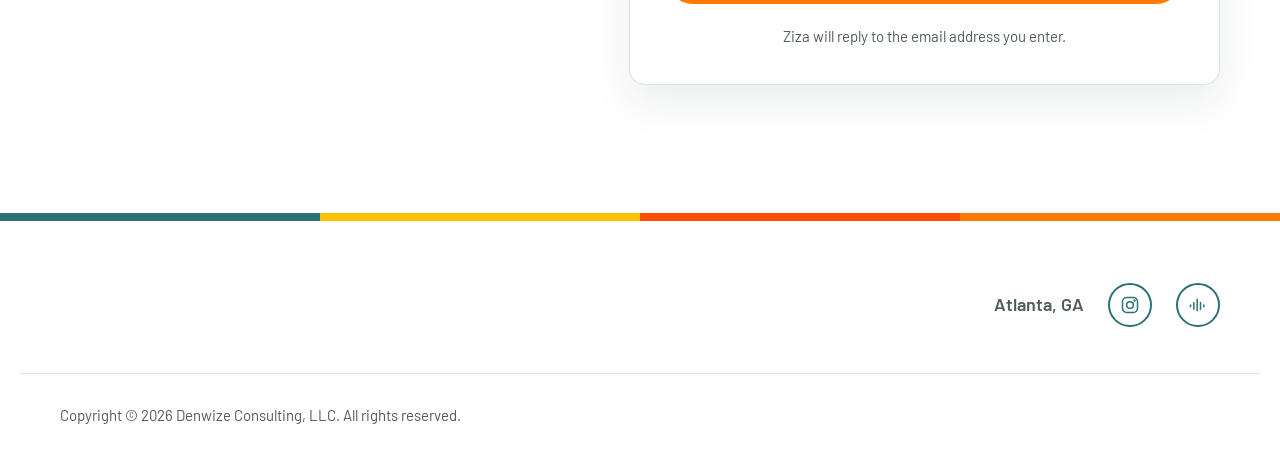
<file: services.html>
<!doctype html>
<html lang="en">
<head>
  <meta charset="utf-8">
  <title>DJ Ziza</title>
  <meta name="robots" content="noindex">
  <link rel="canonical" href="https://www.djziza.com/#packages">
  <meta http-equiv="refresh" content="0; url=/#packages">
</head>
<body>
  <p>This page has moved. <a href="/#packages">Continue to DJ Ziza</a>.</p>
</body>
</html>
</file>
<file: assets/css/site.css>
/* DJ Ziza — colors from the DJ Ziza logo, type after the Denwize guide (DIN → Barlow). */
:root {
  --teal: #2C7075;
  --teal-deep: #1F5458;
  --marigold: #FFC005;
  --flame: #FF4D00;
  --tangerine: #FF7A00;
  --ink: #102A2C;
  --ink-soft: #3B4A4B;
  --muted: #4F5B5C;
  --mist: #EAF3F3;
  --mist-line: #C8DEDF;
  --line: #DCE3E3;
  --white: #FFFFFF;
  --danger: #B3261E;

  --font-display: "Barlow Condensed", "Arial Narrow", sans-serif;
  --font-body: "Barlow", "Helvetica Neue", Helvetica, sans-serif;

  --wrap: 1240px;
  --gutter: clamp(20px, 4vw, 40px);
  --section-y: clamp(72px, 10vw, 136px);
  --header-h: 76px;
}

*, *::before, *::after { box-sizing: border-box; }
html { scroll-behavior: smooth; scroll-padding-top: calc(var(--header-h) + 16px); -webkit-text-size-adjust: 100%; }
body { margin: 0; background: var(--white); color: var(--ink); font-family: var(--font-body); font-size: 18px; line-height: 1.6; -webkit-font-smoothing: antialiased; }
img { max-width: 100%; height: auto; display: block; }
a { color: var(--ink); }
a:hover { color: var(--teal); }
p, figure { margin: 0; }
:focus-visible { outline: 3px solid var(--ink); outline-offset: 3px; }

.wrap { width: 100%; max-width: var(--wrap); margin: 0 auto; padding-inline: var(--gutter); }
.visually-hidden { position: absolute !important; width: 1px; height: 1px; overflow: hidden; clip: rect(0 0 0 0); white-space: nowrap; }
.skip-link { position: absolute; left: 12px; top: -60px; z-index: 100; background: var(--ink); color: var(--white); padding: 12px 18px; border-radius: 8px; }
.skip-link:focus { top: 12px; color: var(--white); }

.display { font-family: var(--font-display); font-weight: 700; text-transform: uppercase; line-height: 0.9; margin: 0; }
.h2 { font-size: clamp(42px, 5vw, 68px); }
.lead { font-size: clamp(20px, 2.2vw, 24px); line-height: 1.45; font-weight: 500; color: var(--ink); }
.small { font-size: 15px; color: var(--muted); }
.center { text-align: center; }

.stripe { display: grid; grid-template-columns: repeat(4, 1fr); height: 8px; }
.stripe span:nth-child(1) { background: var(--teal); }
.stripe span:nth-child(2) { background: var(--marigold); }
.stripe span:nth-child(3) { background: var(--flame); }
.stripe span:nth-child(4) { background: var(--tangerine); }

/* Buttons */
.btn { display: inline-flex; align-items: center; justify-content: center; gap: 10px; min-height: 54px; padding: 0 28px; border-radius: 999px; font: inherit; font-weight: 700; font-size: 17px; text-decoration: none; border: 2px solid transparent; cursor: pointer; transition: background-color .15s ease, color .15s ease, border-color .15s ease; }
.btn-sm { min-height: 44px; padding: 0 20px; font-size: 16px; }
.btn-block { width: 100%; }
.btn-ink { background: var(--ink); color: var(--white); }
.btn-ink:hover { background: var(--teal); color: var(--white); }
.btn-primary { background: var(--tangerine); color: var(--ink); }
.btn-primary:hover { background: var(--marigold); color: var(--ink); }
.btn-outline { background: transparent; color: var(--ink); border-color: var(--ink); }
.btn-outline:hover { background: var(--ink); color: var(--white); }

.text-link { display: inline-flex; align-items: center; gap: 10px; min-height: 44px; font-weight: 700; color: var(--teal); text-decoration: underline; text-decoration-thickness: 2px; text-underline-offset: 5px; text-decoration-color: var(--marigold); }
.text-link:hover { color: var(--ink); text-decoration-color: var(--flame); }
.text-link-light { color: var(--white); }
.text-link-light:hover { color: var(--white); }

/* Header */
.site-header { position: sticky; top: 0; z-index: 50; background: var(--white); border-bottom: 1px solid var(--line); }
.header-inner { display: flex; align-items: center; justify-content: space-between; gap: 24px; min-height: var(--header-h); }
.brand { display: inline-flex; padding: 6px 0; }
.brand img { height: 50px; width: auto; }
.site-nav { display: flex; align-items: center; gap: 30px; font-weight: 600; font-size: 17px; }
.site-nav a:not(.btn) { text-decoration: none; padding: 10px 0; }
.site-nav a:not(.btn):hover { color: var(--ink); box-shadow: inset 0 -3px 0 var(--marigold); }
.nav-toggle { display: none; width: 48px; height: 48px; border: 0; background: none; cursor: pointer; border-radius: 8px; }
.nav-toggle-bars, .nav-toggle-bars::before, .nav-toggle-bars::after { display: block; width: 24px; height: 2px; background: var(--ink); position: relative; transition: transform .2s ease, background-color .2s ease; }
.nav-toggle-bars::before, .nav-toggle-bars::after { content: ""; position: absolute; left: 0; }
.nav-toggle-bars::before { top: -7px; }
.nav-toggle-bars::after { top: 7px; }
.nav-toggle[aria-expanded="true"] .nav-toggle-bars { background: transparent; }
.nav-toggle[aria-expanded="true"] .nav-toggle-bars::before { transform: translateY(7px) rotate(45deg); }
.nav-toggle[aria-expanded="true"] .nav-toggle-bars::after { transform: translateY(-7px) rotate(-45deg); }
@media (max-width: 900px) {
  .brand img { height: 42px; }
  .nav-toggle { display: inline-flex; align-items: center; justify-content: center; }
  .site-nav { display: none; position: absolute; left: 0; right: 0; top: 100%; flex-direction: column; align-items: stretch; gap: 0; background: var(--white); border-bottom: 1px solid var(--line); padding: 8px var(--gutter) 24px; box-shadow: 0 16px 24px rgba(16, 42, 44, .08); }
  .site-nav.is-open { display: flex; }
  .site-nav a:not(.btn) { padding: 14px 0; border-bottom: 1px solid var(--line); }
  .site-nav a:not(.btn):hover { box-shadow: none; }
  .site-nav .btn { margin-top: 16px; min-height: 52px; }
}

/* Hero */
.hero { padding-block: clamp(48px, 7vw, 96px) clamp(64px, 8vw, 112px); }
.hero-grid { display: grid; grid-template-columns: minmax(0, 6fr) minmax(0, 5fr); gap: 48px clamp(40px, 6vw, 88px); align-items: center; }
.hero-copy { display: flex; flex-direction: column; gap: 22px; }
.hero-kicker { font-weight: 700; font-size: 18px; color: var(--teal); }
.hero-title { font-size: clamp(56px, 7.2vw, 104px); line-height: 0.9; max-width: 8ch; }
.hero-lead { max-width: 32em; font-size: clamp(19px, 2vw, 21px); line-height: 1.5; color: var(--ink-soft); }
.actions { display: flex; flex-wrap: wrap; align-items: center; gap: 16px 28px; margin-top: 6px; }
.hero-photo { position: relative; }
.hero-photo img { width: 100%; border-radius: 6px 6px 0 0; }
.hero-photo::after { content: ""; display: block; height: 12px; background: linear-gradient(90deg, var(--teal) 0 25%, var(--marigold) 25% 50%, var(--flame) 50% 75%, var(--tangerine) 75%); }
.play-link { display: inline-flex; align-items: center; gap: 12px; min-height: 48px; font-weight: 700; font-size: 17px; text-decoration: none; color: var(--ink); }
.play-link:hover { color: var(--teal); }
.play-dot { width: 44px; height: 44px; border-radius: 999px; border: 2px solid var(--teal); color: var(--teal); display: inline-flex; align-items: center; justify-content: center; }
.play-link:hover .play-dot { background: var(--teal); color: var(--white); }
@media (max-width: 860px) {
  .hero-grid { grid-template-columns: 1fr; }
  .hero-photo { order: -1; }
}

/* Sections */
.section { padding-block: var(--section-y); }
.section-intro { max-width: 680px; display: flex; flex-direction: column; gap: 20px; margin-bottom: 48px; }
.section-intro p { color: var(--ink-soft); }

/* Mixes */
.mixes { background: var(--ink); color: var(--white); }
.mixes-head { display: flex; flex-wrap: wrap; justify-content: space-between; align-items: flex-end; gap: 16px 40px; margin-bottom: 36px; }
.mixes-intro { display: flex; flex-direction: column; gap: 14px; max-width: 620px; }
.mixes-intro p { color: #CFDCDC; }
.mix-featured { display: grid; grid-template-columns: 136px minmax(0, 1fr); gap: 20px 28px; align-items: center; padding: clamp(18px, 2.5vw, 28px); border-radius: 16px; background: #173A3D; }
.mix-cover { aspect-ratio: 1; border-radius: 8px; overflow: hidden; background: var(--teal); flex-shrink: 0; }
.mix-cover img { width: 100%; height: 100%; object-fit: cover; }
.mix-tile { display: flex; align-items: flex-end; width: 100%; height: 100%; padding: 10%; background: var(--teal); color: var(--ink); font-family: var(--font-display); font-weight: 700; text-transform: uppercase; line-height: .95; font-size: 17px; }
.tile-0 { background: var(--teal); color: var(--white); }
.tile-1 { background: var(--marigold); }
.tile-2 { background: var(--flame); }
.tile-3 { background: var(--tangerine); }
.mix-info { display: flex; flex-direction: column; gap: 8px; min-width: 0; }
.mix-label { font-weight: 700; font-size: 15px; color: var(--marigold); }
.mix-name { font-size: clamp(30px, 3.4vw, 44px); line-height: .95; overflow-wrap: anywhere; }
.mix-meta { color: #CFDCDC; font-size: 16px; }
.mix-meta:empty { display: none; }
.mix-actions { display: flex; flex-wrap: wrap; align-items: center; gap: 10px 24px; margin-top: 6px; }
.mix-actions .btn { min-height: 48px; padding: 0 22px; }
.mix-player { grid-column: 1 / -1; border-radius: 12px; overflow: hidden; background: var(--white); }
.mix-player iframe { display: block; width: 100%; border: 0; }
.mix-more { margin-top: 40px; }
.mix-more-title { margin: 0 0 12px; font-size: 20px; font-weight: 700; }
.mix-grid { list-style: none; margin: 0; padding: 0; display: grid; grid-template-columns: repeat(auto-fill, minmax(320px, 1fr)); gap: 4px 32px; }
.mix-card { width: 100%; min-height: 88px; padding: 12px; margin: 0 -12px; border: 0; border-radius: 12px; background: none; color: inherit; font: inherit; text-align: left; cursor: pointer; display: grid; grid-template-columns: 64px minmax(0, 1fr) 44px; align-items: center; gap: 16px; }
.mix-card .mix-cover { width: 64px; }
.mix-card .mix-tile { font-size: 11px; padding: 8%; }
.mix-card-text { display: flex; flex-direction: column; min-width: 0; }
.mix-card-name { font-weight: 700; line-height: 1.3; }
.mix-card-meta { font-size: 15px; color: #B9CACA; }
.mix-card-play { width: 44px; height: 44px; border-radius: 999px; border: 2px solid #5E8A8D; display: inline-flex; align-items: center; justify-content: center; color: var(--white); }
.mix-card:hover { background: #173A3D; }
.mix-card:hover .mix-card-play { background: var(--tangerine); border-color: var(--tangerine); color: var(--ink); }
.mix-card[aria-current="true"] { background: #173A3D; }
.mix-card[aria-current="true"] .mix-card-play { border-color: var(--marigold); color: var(--marigold); }
.mix-card:focus-visible { outline: 3px solid var(--marigold); outline-offset: 2px; }
@media (max-width: 560px) {
  .mix-featured { grid-template-columns: 96px minmax(0, 1fr); }
  .mix-featured .mix-actions { grid-column: 1 / -1; }
  .mix-grid { grid-template-columns: 1fr; }
}

/* About */
.about { position: relative; isolation: isolate; }
.about-grid { display: grid; grid-template-columns: minmax(0, 5fr) minmax(0, 7fr); gap: clamp(40px, 6vw, 96px); align-items: center; }
.about-art { position: relative; display: flex; justify-content: center; }
.about-art::before { content: ""; position: absolute; z-index: -1; width: 84%; aspect-ratio: 1; border-radius: 50%; background: var(--mist); top: 50%; left: 50%; transform: translate(-50%, -50%); }
.about-art img { width: min(100%, 380px); mix-blend-mode: multiply; }
.about-copy { display: flex; flex-direction: column; gap: 20px; color: var(--ink-soft); max-width: 620px; }
.about-copy .h2 { color: var(--ink); }
@media (max-width: 860px) {
  .about-grid { grid-template-columns: 1fr; }
  .about-art img { width: min(64%, 280px); }
}

/* Packages */
.packages { background: var(--mist); border-block: 1px solid var(--mist-line); }
.compare-scroll { overflow-x: auto; }
.compare { width: 100%; min-width: 520px; border-collapse: separate; border-spacing: 0; font-size: 18px; }
.compare th, .compare td { padding: 16px 20px; text-align: center; border-bottom: 1px solid var(--mist-line); }
.compare tbody th { text-align: left; font-weight: 600; }
.compare thead th { vertical-align: bottom; padding-top: 28px; }
.compare thead td, .compare tfoot td { border-bottom: 0; }
.compare tfoot td { padding-top: 24px; padding-bottom: 28px; }
.compare .featured { background: var(--white); }
.compare thead th.featured { border-top: 10px solid var(--tangerine); border-radius: 14px 14px 0 0; }
.compare tfoot td.featured { border-radius: 0 0 14px 14px; }
.compare thead th:not(.featured) { border-top: 10px solid var(--teal); }
.plan { display: block; font-size: clamp(36px, 4vw, 52px); }
.plan-hours { display: block; margin-top: 6px; font-weight: 600; font-size: 15px; color: var(--muted); }
.hours { font-family: var(--font-display); font-weight: 700; font-size: 32px; line-height: 1; }
.yes, .no { display: inline-block; width: 28px; height: 28px; vertical-align: middle; }
.yes { background: url("data:image/svg+xml,%3Csvg xmlns='http://www.w3.org/2000/svg' viewBox='0 0 28 28'%3E%3Ccircle cx='14' cy='14' r='14' fill='%232C7075'/%3E%3Cpath d='M8 14.5l4 4 8-9' fill='none' stroke='%23fff' stroke-width='2.6' stroke-linecap='round' stroke-linejoin='round'/%3E%3C/svg%3E") center / contain no-repeat; }
.no { background: url("data:image/svg+xml,%3Csvg xmlns='http://www.w3.org/2000/svg' viewBox='0 0 28 28'%3E%3Cpath d='M9 14h10' stroke='%238A9596' stroke-width='2.6' stroke-linecap='round'/%3E%3C/svg%3E") center / contain no-repeat; }
.vip-note { margin-top: 32px; padding: 20px 24px; border: 2px dashed var(--mist-line); border-radius: 14px; color: var(--ink-soft); background: transparent; }
.vip-note a { font-weight: 700; color: var(--teal); }

/* Booking */
.book-grid { display: grid; grid-template-columns: minmax(0, 5fr) minmax(0, 6fr); gap: clamp(40px, 6vw, 80px); align-items: start; }
.book-copy { display: flex; flex-direction: column; gap: 20px; }
.book-copy > p { color: var(--ink-soft); max-width: 30em; }
.contact-lines { display: flex; flex-direction: column; font-size: 24px; font-weight: 700; }
.contact-lines a { text-decoration: none; padding: 4px 0; }
.brief-callout { margin-top: 12px; padding: 24px; border-radius: 14px; background: var(--mist); border-left: 8px solid var(--marigold); display: flex; flex-direction: column; gap: 8px; color: var(--ink-soft); }
.brief-callout strong { color: var(--ink); }
@media (max-width: 900px) { .book-grid { grid-template-columns: 1fr; } }

/* Forms */
.card-form { display: flex; flex-direction: column; gap: 20px; padding: clamp(24px, 4vw, 36px); border: 1px solid var(--line); border-top: 10px solid var(--teal); border-radius: 16px; background: var(--white); box-shadow: 0 18px 40px rgba(16, 42, 44, 0.08); }
.field-row { display: grid; grid-template-columns: repeat(2, minmax(0, 1fr)); gap: 20px; }
.field { display: flex; flex-direction: column; gap: 8px; }
.field label, .field-label { font-size: 16px; font-weight: 600; }
.field-help { font-size: 15px; color: var(--muted); }
.field { min-width: 0; }
.field input, .field select, .field textarea { font: inherit; font-size: 17px; line-height: 1.4; color: var(--ink); background-color: var(--white); border: 1.5px solid #9EAAAA; border-radius: 10px; padding: 12px 14px; min-height: 52px; width: 100%; min-width: 0; max-width: 100%; display: block; margin: 0; -webkit-appearance: none; appearance: none; }
/* Selects: same look on every device, with our own arrow */
.field select { padding-right: 44px; background-image: url("data:image/svg+xml,%3Csvg xmlns='http://www.w3.org/2000/svg' viewBox='0 0 24 24' fill='none' stroke='%23102A2C' stroke-width='2.2' stroke-linecap='round' stroke-linejoin='round'%3E%3Cpath d='M6 9l6 6 6-6'/%3E%3C/svg%3E"); background-repeat: no-repeat; background-position: right 14px center; background-size: 18px; cursor: pointer; }
/* Date: iPad/iPhone Safari centers and shrinks it by default; keep it left-aligned and full height */
.field input[type="date"] { text-align: left; }
.field input[type="date"]::-webkit-date-and-time-value { text-align: left; margin: 0; min-height: 1.4em; }
.field input[type="date"]::-webkit-datetime-edit { padding: 0; }
.field input[type="date"]::-webkit-calendar-picker-indicator { opacity: .7; cursor: pointer; }
.field textarea { resize: vertical; min-height: 120px; }
.field input:focus, .field select:focus, .field textarea:focus { outline: 3px solid var(--teal); outline-offset: 1px; border-color: var(--teal); }
.field [aria-invalid="true"] { border-color: var(--danger); }
::placeholder { color: #6B7475; }
.form-error { color: var(--danger); font-weight: 600; }
.form-done { display: flex; flex-direction: column; gap: 6px; padding: 16px 18px; border-radius: 12px; background: var(--mist); border-left: 6px solid var(--teal); }
.form-done:focus { outline: none; }
[hidden] { display: none !important; }
.done-title { font-size: 30px; color: var(--teal); }
@media (max-width: 560px) { .field-row { grid-template-columns: 1fr; } }

/* Footer */
.footer-top { display: flex; flex-wrap: wrap; justify-content: space-between; align-items: center; gap: 24px 40px; padding-block: 48px 32px; }
.footer-logo { height: 72px; width: auto; }
.footer-contact { display: flex; flex-wrap: wrap; align-items: center; gap: 8px 24px; font-weight: 600; }
.footer-contact span { color: var(--muted); }
.footer-contact a { text-decoration: none; min-height: 44px; display: inline-flex; align-items: center; }
.icon-link { width: 44px; height: 44px; justify-content: center; border: 2px solid var(--teal); border-radius: 999px; color: var(--teal); }
.icon-link:hover { background: var(--teal); color: var(--white); }
.footer-bottom { display: flex; flex-wrap: wrap; justify-content: space-between; align-items: center; gap: 16px 24px; padding-block: 24px 40px; border-top: 1px solid var(--line); font-size: 15px; color: var(--muted); }
.denwize-logo { height: 34px; width: auto; }

/* Creative brief page */
.brief-hero { border-bottom: 1px solid var(--line); }
.brief-hero-inner { display: grid; grid-template-columns: minmax(0, 7fr) minmax(0, 4fr); gap: 32px 64px; align-items: center; padding-block: clamp(48px, 7vw, 88px); }
.brief-hero-copy { display: flex; flex-direction: column; gap: 20px; }
.brief-title { font-size: clamp(68px, 10vw, 150px); line-height: 0.82; }
.brief-lead { max-width: 34em; font-size: clamp(19px, 2vw, 22px); line-height: 1.5; color: var(--ink-soft); }
.brief-art { position: relative; justify-self: center; width: min(100%, 340px); }
.brief-art::before { content: ""; position: absolute; inset: 8% 0 0; border-radius: 50%; background: var(--mist); z-index: -1; }
.brief-art img { mix-blend-mode: multiply; }
.brief-hero { position: relative; isolation: isolate; }
.brief-layout { display: grid; grid-template-columns: minmax(0, 8fr) minmax(0, 4fr); gap: 48px 72px; align-items: start; }
.brief-form { display: flex; flex-direction: column; gap: 56px; }
.brief-group { border: 0; padding: 0; margin: 0; min-width: 0; display: flex; flex-direction: column; gap: 24px; }
.brief-legend { font-size: clamp(34px, 3.6vw, 46px); width: 100%; padding: 0 0 12px; margin-bottom: 4px; border-bottom: 6px solid var(--teal); }
.brief-group:nth-of-type(2) .brief-legend { border-color: var(--marigold); }
.brief-group:nth-of-type(3) .brief-legend { border-color: var(--flame); }
.brief-date { max-width: 340px; }
.genre-row { display: grid; grid-template-columns: repeat(3, minmax(0, 1fr)); gap: 12px; }
.brief-submit { display: flex; flex-direction: column; align-items: flex-start; gap: 12px; }
.brief-aside { position: sticky; top: calc(var(--header-h) + 24px); display: flex; flex-direction: column; gap: 24px; }
.brief-quote { margin: 0; padding: 28px; background: var(--teal); color: var(--white); border-radius: 16px; }
.brief-quote p { font-family: var(--font-display); font-weight: 700; font-size: clamp(28px, 2.6vw, 36px); line-height: 1.05; }
.brief-quote footer { margin-top: 14px; font-weight: 600; color: var(--white); }
.brief-quote footer::before { content: "— "; color: var(--marigold); }
.brief-pdf { padding: 24px; border: 2px dashed var(--line); border-radius: 16px; display: flex; flex-direction: column; gap: 8px; color: var(--ink-soft); }
@media (max-width: 900px) {
  .brief-hero-inner, .brief-layout { grid-template-columns: 1fr; }
  .brief-art { width: min(60%, 260px); justify-self: start; }
  .brief-aside { position: static; }
}
@media (max-width: 640px) {
  .genre-row { grid-template-columns: 1fr; }
  .brief-submit .btn { width: 100%; }
}

@media (prefers-reduced-motion: reduce) {
  html { scroll-behavior: auto; }
  .btn, .nav-toggle-bars, .nav-toggle-bars::before, .nav-toggle-bars::after { transition: none; }
}

/* Honeypot field: hidden from people, visible to bots */
.hp { position: absolute; left: -10000px; width: 1px; height: 1px; overflow: hidden; }
button[aria-busy="true"] { opacity: .7; cursor: progress; }
.link-button { background: none; border: 0; padding: 0; font: inherit; font-weight: 700; color: var(--teal); text-decoration: underline; cursor: pointer; }

/* Focus rings that stay visible on dark sections */
.mixes :focus-visible { outline-color: var(--marigold); }
main:focus { outline: none; }

/* Small form bits */
.optional { font-weight: 400; color: var(--muted); }
noscript .form-error { display: block; }

/* 404 */
.page-404 { display: flex; flex-direction: column; gap: 24px; align-items: flex-start; max-width: 760px; }

/* Print: just the content */
@media print {
  .site-header, .nav-toggle, .skip-link, .mix-actions, .mix-more, .card-form, .brief-form .brief-submit, .stripe { display: none !important; }
  body { font-size: 12pt; }
  .mixes { background: none; color: var(--ink); }
}

/* Ziza moments (event videos from S3/CloudFront) */
.moments { background: var(--mist); border-block: 1px solid var(--mist-line); }
.moments-grid { list-style: none; margin: 0; padding: 0; display: grid; grid-template-columns: repeat(auto-fill, minmax(min(100%, 280px), 1fr)); gap: 28px; }
.moments-grid.is-single { grid-template-columns: minmax(0, 720px); }
.moment-card { width: 100%; padding: 0; border: 0; background: none; font: inherit; color: var(--ink); text-align: left; cursor: pointer; display: flex; flex-direction: column; gap: 12px; border-radius: 14px; }
.moment-thumb { position: relative; display: block; aspect-ratio: 16 / 9; border-radius: 14px; overflow: hidden; background: var(--ink); box-shadow: 0 14px 32px rgba(16, 42, 44, .14); transition: transform .18s ease, box-shadow .18s ease; }
.moment-thumb img, .moment-thumb video { display: block; width: 100%; height: 100%; object-fit: cover; pointer-events: none; }
.moment-thumb::after { content: ""; position: absolute; inset: 0; background: linear-gradient(180deg, transparent 50%, rgba(16, 42, 44, .45)); }
.moment-play { position: absolute; z-index: 1; left: 50%; top: 50%; width: 68px; height: 68px; margin: -34px 0 0 -34px; border-radius: 999px; background: var(--tangerine); color: var(--ink); display: flex; align-items: center; justify-content: center; padding-left: 4px; box-shadow: 0 8px 22px rgba(0, 0, 0, .3); transition: transform .18s ease; }
.moment-card:hover .moment-thumb { transform: translateY(-3px); box-shadow: 0 20px 40px rgba(16, 42, 44, .2); }
.moment-card:hover .moment-play { transform: scale(1.08); }
.moment-card:focus-visible { outline: 3px solid var(--teal); outline-offset: 4px; }
.moment-title { font-family: var(--font-display); font-weight: 700; text-transform: uppercase; font-size: 24px; line-height: 1; }

/* Full-screen video viewer */
.moment-viewer { position: fixed; inset: 0; z-index: 100; background: rgba(8, 20, 21, .92); display: flex; align-items: center; justify-content: center; padding: clamp(12px, 4vw, 48px); }
.moment-viewer[hidden] { display: none !important; }
.moment-viewer-inner { width: min(100%, 1200px); max-height: 100%; display: flex; flex-direction: column; gap: 12px; }
.moment-viewer-bar { display: flex; align-items: center; justify-content: space-between; gap: 16px; color: var(--white); }
.moment-viewer-title { margin: 0; font-family: var(--font-display); font-weight: 700; text-transform: uppercase; font-size: clamp(22px, 3vw, 32px); line-height: 1; }
.moment-viewer-close { width: 48px; height: 48px; flex-shrink: 0; border-radius: 999px; border: 2px solid rgba(255, 255, 255, .5); background: transparent; color: var(--white); display: inline-flex; align-items: center; justify-content: center; cursor: pointer; }
.moment-viewer-close:hover { background: var(--white); color: var(--ink); }
.moment-viewer-close:focus-visible { outline: 3px solid var(--marigold); outline-offset: 3px; }
.moment-viewer-video { width: 100%; max-height: calc(100vh - 120px); max-height: calc(100dvh - 120px); border-radius: 12px; background: #000; }
html.viewer-open { overflow: hidden; }
@media (prefers-reduced-motion: reduce) { .moment-thumb, .moment-play { transition: none; } }
.moments-note { margin: 0; padding: 24px; border-radius: 14px; background: var(--white); color: var(--ink-soft); border-left: 6px solid var(--marigold); }
</file>
